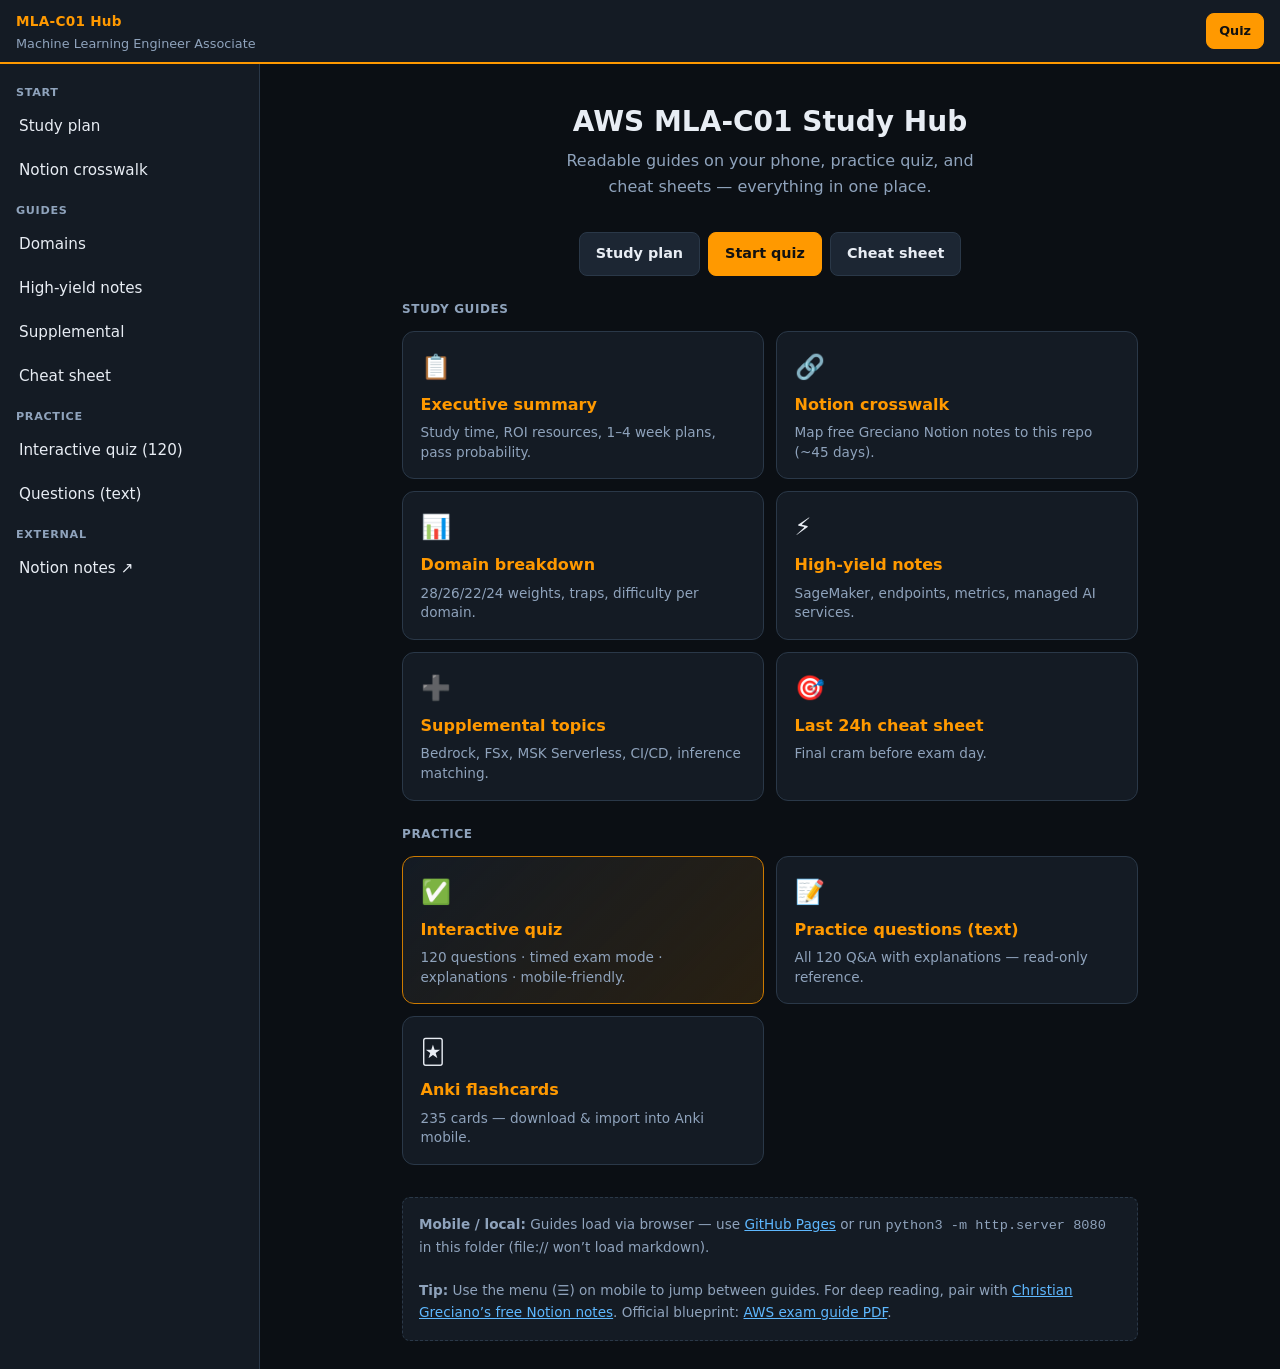
<file: index.html>
<!DOCTYPE html>
<html lang="en">
<head>
  <meta charset="UTF-8" />
  <meta name="viewport" content="width=device-width, initial-scale=1, viewport-fit=cover" />
  <meta name="theme-color" content="#141b24" />
  <meta name="description" content="AWS MLA-C01 exam prep — study guides, quiz, and cheat sheets in one place." />
  <title>MLA-C01 Study Hub</title>
  <link rel="stylesheet" href="assets/site.css" />
</head>
<body data-page="home">
  <header class="site-header">
    <button type="button" class="nav-toggle" id="nav-toggle" aria-expanded="false" aria-controls="site-nav">
      <span class="sr-only">Open menu</span>
      <svg viewBox="0 0 24 24" fill="none" stroke="currentColor" stroke-width="2" aria-hidden="true">
        <path d="M4 6h16M4 12h16M4 18h16"/>
      </svg>
    </button>
    <div style="flex:1;min-width:0">
      <a href="index.html" class="site-logo">MLA-C01 Hub</a>
      <p class="subtitle">Machine Learning Engineer Associate</p>
    </div>
    <div class="header-actions">
      <a href="quiz.html" class="btn btn-primary btn-sm">Quiz</a>
    </div>
  </header>

  <div class="app-layout">
    <nav class="site-nav" id="site-nav" aria-label="Study resources">
      <div class="nav-section">Start</div>
      <a class="nav-link" href="learn.html?doc=01-executive-summary-and-study-plan.md">Study plan</a>
      <a class="nav-link" href="learn.html?doc=07-notion-study-crosswalk.md">Notion crosswalk</a>
      <div class="nav-section">Guides</div>
      <a class="nav-link" href="learn.html?doc=02-domain-breakdown.md">Domains</a>
      <a class="nav-link" href="learn.html?doc=03-high-yield-notes.md">High-yield notes</a>
      <a class="nav-link" href="learn.html?doc=08-supplemental-topics.md">Supplemental</a>
      <a class="nav-link" href="learn.html?doc=06-cheat-sheet-last-24h.md">Cheat sheet</a>
      <div class="nav-section">Practice</div>
      <a class="nav-link" href="quiz.html">Interactive quiz (120)</a>
      <a class="nav-link" href="learn.html?doc=05-practice-questions.md">Questions (text)</a>
      <div class="nav-section">External</div>
      <a class="nav-link" href="https://psychedelic-cuticle-e74.notion.site/AWS-Machine-Learning-Engineer-Associate-MLA-C01-19686c7395e780e1bab0eac37d0401a0" target="_blank" rel="noopener">Notion notes ↗</a>
    </nav>
    <div class="nav-overlay" id="nav-overlay"></div>

    <main class="main-content">
      <div class="home-hero">
        <h2>AWS MLA-C01 Study Hub</h2>
        <p>Readable guides on your phone, practice quiz, and cheat sheets — everything in one place.</p>
      </div>

      <div class="quick-actions">
        <a href="learn.html?doc=01-executive-summary-and-study-plan.md" class="btn">Study plan</a>
        <a href="quiz.html" class="btn btn-primary">Start quiz</a>
        <a href="learn.html?doc=06-cheat-sheet-last-24h.md" class="btn">Cheat sheet</a>
      </div>

      <p class="section-title">Study guides</p>
      <div class="card-grid">
        <a class="resource-card" href="learn.html?doc=01-executive-summary-and-study-plan.md">
          <span class="icon">📋</span>
          <h3>Executive summary</h3>
          <p>Study time, ROI resources, 1–4 week plans, pass probability.</p>
        </a>
        <a class="resource-card" href="learn.html?doc=07-notion-study-crosswalk.md">
          <span class="icon">🔗</span>
          <h3>Notion crosswalk</h3>
          <p>Map free Greciano Notion notes to this repo (~45 days).</p>
        </a>
        <a class="resource-card" href="learn.html?doc=02-domain-breakdown.md">
          <span class="icon">📊</span>
          <h3>Domain breakdown</h3>
          <p>28/26/22/24 weights, traps, difficulty per domain.</p>
        </a>
        <a class="resource-card" href="learn.html?doc=03-high-yield-notes.md">
          <span class="icon">⚡</span>
          <h3>High-yield notes</h3>
          <p>SageMaker, endpoints, metrics, managed AI services.</p>
        </a>
        <a class="resource-card" href="learn.html?doc=08-supplemental-topics.md">
          <span class="icon">➕</span>
          <h3>Supplemental topics</h3>
          <p>Bedrock, FSx, MSK Serverless, CI/CD, inference matching.</p>
        </a>
        <a class="resource-card" href="learn.html?doc=06-cheat-sheet-last-24h.md">
          <span class="icon">🎯</span>
          <h3>Last 24h cheat sheet</h3>
          <p>Final cram before exam day.</p>
        </a>
      </div>

      <p class="section-title">Practice</p>
      <div class="card-grid">
        <a class="resource-card featured" href="quiz.html">
          <span class="icon">✅</span>
          <h3>Interactive quiz</h3>
          <p>120 questions · timed exam mode · explanations · mobile-friendly.</p>
        </a>
        <a class="resource-card" href="learn.html?doc=05-practice-questions.md">
          <span class="icon">📝</span>
          <h3>Practice questions (text)</h3>
          <p>All 120 Q&A with explanations — read-only reference.</p>
        </a>
        <a class="resource-card" href="04-flashcards-anki.txt" download>
          <span class="icon">🃏</span>
          <h3>Anki flashcards</h3>
          <p>235 cards — download & import into Anki mobile.</p>
        </a>
      </div>

      <p class="external-note">
        <strong>Mobile / local:</strong> Guides load via browser — use
        <a href="https://pavikaa.github.io/mla-c01/">GitHub Pages</a> or run
        <code>python3 -m http.server 8080</code> in this folder (file:// won’t load markdown).<br><br>
        <strong>Tip:</strong> Use the menu (☰) on mobile to jump between guides. For deep reading, pair with
        <a href="https://psychedelic-cuticle-e74.notion.site/AWS-Machine-Learning-Engineer-Associate-MLA-C01-19686c7395e780e1bab0eac37d0401a0" target="_blank" rel="noopener">Christian Greciano’s free Notion notes</a>.
        Official blueprint:
        <a href="https://d1.awsstatic.com/training-and-certification/docs-machine-learning-engineer-associate/AWS-Certified-Machine-Learning-Engineer-Associate_Exam-Guide.pdf" target="_blank" rel="noopener">AWS exam guide PDF</a>.
      </p>
    </main>
  </div>

  <script src="assets/site.js"></script>
</body>
</html>
</file>
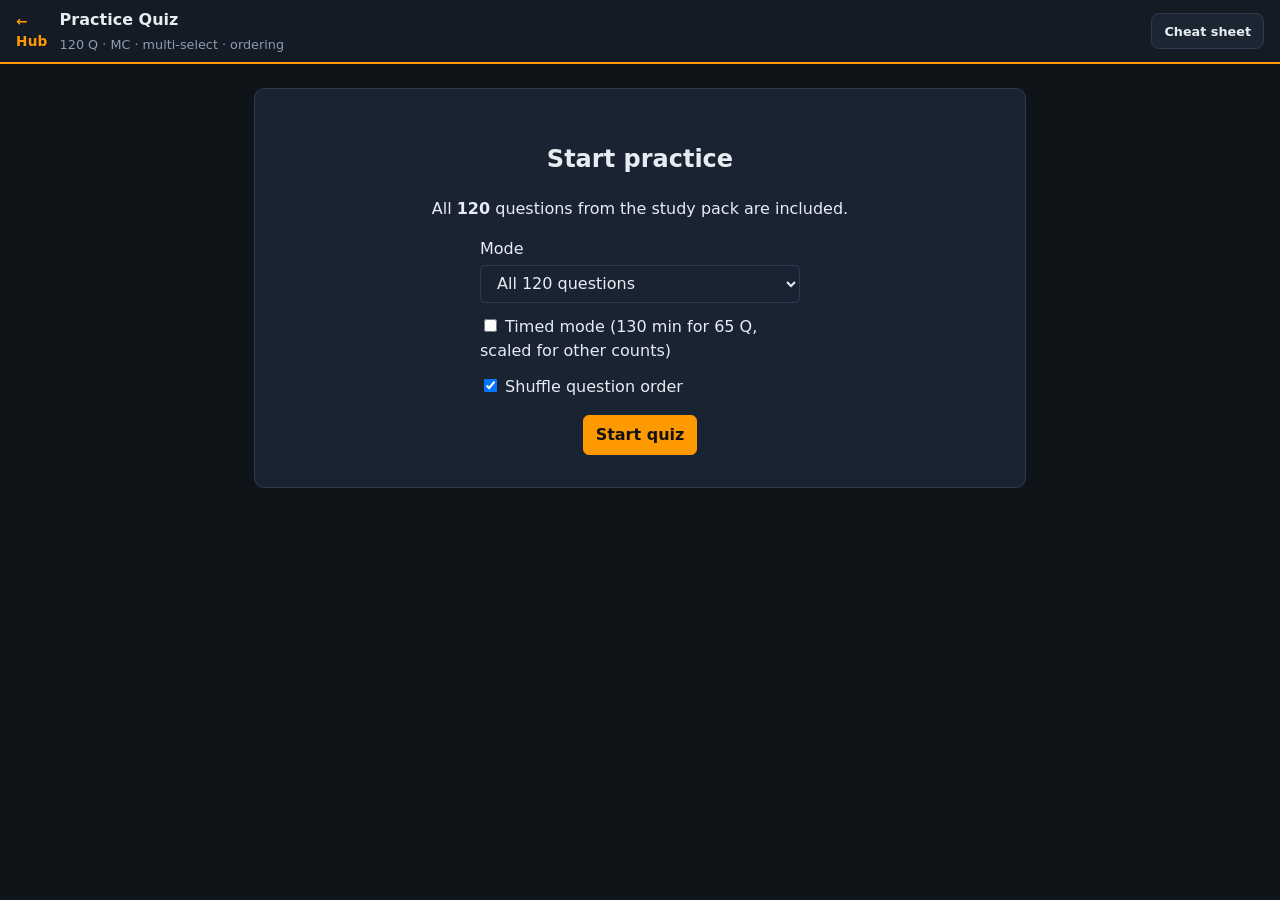
<file: quiz.html>
<!DOCTYPE html>
<html lang="en">
<head>
  <meta charset="UTF-8" />
  <meta name="viewport" content="width=device-width, initial-scale=1" />
  <title>MLA-C01 Practice Quiz</title>
  <link rel="stylesheet" href="assets/site.css" />
  <style>
    :root {
      --bg: #0f1419;
      --card: #1a2332;
      --border: #2d3a4f;
      --text: #e7ecf3;
      --muted: #8b9cb3;
      --accent: #ff9900;
      --accent2: #232f3e;
      --ok: #1d8a5e;
      --bad: #c44c4c;
    }
    * { box-sizing: border-box; }
    body {
      margin: 0;
      font-family: "Segoe UI", system-ui, sans-serif;
      background: var(--bg);
      color: var(--text);
      line-height: 1.5;
    }
    .toolbar {
      display: flex;
      flex-wrap: wrap;
      gap: 0.75rem;
      align-items: center;
      background: var(--accent2);
      border-bottom: 1px solid var(--border);
      position: sticky;
      top: var(--header-h, 3.25rem);
      z-index: 9;
    }
    select, button {
      font: inherit;
      padding: 0.45rem 0.75rem;
      border-radius: 6px;
      border: 1px solid var(--border);
      background: var(--card);
      color: var(--text);
      cursor: pointer;
    }
    button.primary { background: var(--accent); color: #111; border-color: var(--accent); font-weight: 600; }
    button:disabled { opacity: 0.5; cursor: not-allowed; }
    main { max-width: 820px; margin: 0 auto; padding: 1.5rem; }
    .card {
      background: var(--card);
      border: 1px solid var(--border);
      border-radius: 10px;
      padding: 1.25rem 1.5rem;
      margin-bottom: 1rem;
    }
    .meta { display: flex; gap: 0.5rem; flex-wrap: wrap; margin-bottom: 0.75rem; }
    .badge {
      font-size: 0.75rem;
      padding: 0.15rem 0.5rem;
      border-radius: 4px;
      background: var(--accent2);
      border: 1px solid var(--border);
    }
    .badge.domain { border-color: var(--accent); color: var(--accent); }
    .stem { font-size: 1.05rem; margin-bottom: 1rem; }
    .options { display: flex; flex-direction: column; gap: 0.5rem; }
    .opt {
      display: flex;
      align-items: flex-start;
      gap: 0.6rem;
      padding: 0.65rem 0.85rem;
      border: 1px solid var(--border);
      border-radius: 8px;
      cursor: pointer;
      transition: border-color 0.15s, background 0.15s;
    }
    .opt:hover { border-color: var(--accent); }
    .opt.selected { border-color: var(--accent); background: rgba(255,153,0,0.12); }
    .opt.correct { border-color: var(--ok); background: rgba(29,138,94,0.15); }
    .opt.incorrect { border-color: var(--bad); background: rgba(196,76,76,0.12); }
    .opt input { margin-top: 0.2rem; accent-color: var(--accent); }
    .order-list { list-style: none; padding: 0; margin: 0; }
    .order-item {
      display: flex;
      align-items: center;
      gap: 0.5rem;
      padding: 0.5rem;
      border: 1px solid var(--border);
      border-radius: 6px;
      margin-bottom: 0.4rem;
      background: var(--bg);
    }
    .match-row { margin-bottom: 0.75rem; }
    .match-row label { display: block; margin-bottom: 0.25rem; color: var(--muted); font-size: 0.9rem; }
    .match-row select { width: 100%; }
    .feedback {
      margin-top: 1rem;
      padding: 1rem;
      border-radius: 8px;
      border: 1px solid var(--border);
      display: none;
    }
    .feedback.show { display: block; }
    .feedback.ok { border-color: var(--ok); }
    .feedback.bad { border-color: var(--bad); }
    .feedback h4 { margin: 0 0 0.5rem; }
    .wrong-why { margin: 0.5rem 0 0; padding-left: 1rem; color: var(--muted); font-size: 0.9rem; }
    .nav { display: flex; justify-content: space-between; margin-top: 1rem; gap: 0.5rem; }
    .progress { height: 6px; background: var(--border); border-radius: 3px; margin: 0.5rem 0; overflow: hidden; }
    .progress-bar { height: 100%; background: var(--accent); transition: width 0.2s; }
    .hidden { display: none !important; }
    #start-screen, #results-screen { text-align: center; padding: 2rem 1rem; }
    #results-screen h2 { color: var(--accent); }
    .score-big { font-size: 2.5rem; font-weight: 700; margin: 0.5rem 0; }
    .timer { font-variant-numeric: tabular-nums; color: var(--accent); font-weight: 600; }
    a { color: var(--accent); }
  </style>
</head>
<body>
  <header class="site-header" style="border-bottom-width:2px">
    <a href="index.html" class="site-logo" style="flex:0">← Hub</a>
    <div style="flex:1;min-width:0">
      <h1 style="margin:0;font-size:1rem">Practice Quiz</h1>
      <p style="margin:0.2rem 0 0;color:var(--muted);font-size:0.8rem">120 Q · MC · multi-select · ordering</p>
    </div>
    <a href="learn.html?doc=06-cheat-sheet-last-24h.md" class="btn btn-sm">Cheat sheet</a>
  </header>
  <div class="toolbar" id="header-tools" style="display:none;max-width:820px;margin:0 auto;padding:0.5rem 1rem;gap:0.75rem;flex-wrap:wrap;align-items:center">
    <span class="timer" id="timer"></span>
    <span id="counter"></span>
    <div class="progress" style="flex:1;min-width:120px"><div class="progress-bar" id="progress-bar"></div></div>
  </div>
  <main>
    <div id="start-screen" class="card">
      <h2>Start practice</h2>
      <p>All <strong>120</strong> questions from the study pack are included.</p>
      <div style="display:flex;flex-direction:column;gap:0.75rem;max-width:320px;margin:1rem auto;text-align:left">
        <label>Mode
          <select id="mode-select" style="width:100%;margin-top:0.25rem">
            <option value="all">All 120 questions</option>
            <option value="exam">Exam simulation (65 random)</option>
            <option value="domain">By domain</option>
          </select>
        </label>
        <label id="domain-wrap" class="hidden">Domain
          <select id="domain-select" style="width:100%;margin-top:0.25rem">
            <option value="D1">D1 — Data Preparation</option>
            <option value="D2">D2 — Model Development</option>
            <option value="D3">D3 — Deployment</option>
            <option value="D4">D4 — Monitoring & Security</option>
            <option value="Cross">Cross / Exam meta</option>
          </select>
        </label>
        <label><input type="checkbox" id="timed-check" /> Timed mode (130 min for 65 Q, scaled for other counts)</label>
        <label><input type="checkbox" id="shuffle-check" checked /> Shuffle question order</label>
      </div>
      <button class="primary" id="start-btn">Start quiz</button>
    </div>
    <div id="quiz-screen" class="hidden">
      <div class="card" id="question-card"></div>
      <div class="nav">
        <button id="prev-btn">Previous</button>
        <button class="primary" id="check-btn">Check answer</button>
        <button id="next-btn" class="hidden">Next</button>
        <button id="finish-btn" class="hidden primary">See results</button>
      </div>
    </div>
    <div id="results-screen" class="hidden card">
      <h2>Results</h2>
      <div class="score-big" id="final-score"></div>
      <p id="final-detail"></p>
      <button class="primary" id="retry-btn">Try again</button>
      <button id="review-btn">Review incorrect</button>
    </div>
  </main>
  <script>
    const ALL_QUESTIONS = [{"id": 1, "domain": "D1", "type": "single", "stem": "A fintech stores 5 TB of transaction data in S3 as CSV. Training jobs read the same columns repeatedly. What is the MOST cost-effective format change to improve training I/O?", "options": {"A": "Convert to JSON lines", "B": "Convert to Apache Parquet", "C": "Store as Avro only in Kinesis", "D": "Duplicate data in DynamoDB"}, "correct": ["B"], "explanation": "Parquet is columnar and compressed, reducing scan cost and SageMaker training time for tabular ML.", "wrongWhy": {"A": "JSON is row-oriented and verbose for analytics.", "C": "Avro is valid but Parquet dominates S3 analytics ML.", "D": "DynamoDB wrong for bulk training scans."}}, {"id": 2, "domain": "D1", "type": "multi", "stem": "A company needs low-latency feature retrieval at inference AND batch features for nightly retraining. Which TWO capabilities should they implement? (Select TWO)", "options": {"A": "SageMaker Feature Store online store for real-time inference lookups", "B": "Amazon Athena as the sole feature serving layer", "C": "Amazon Kinesis Data Firehose to replace feature storage", "D": "SageMaker Feature Store offline store for batch training pipelines", "E": "AWS Glue DataBrew only, with no feature persistence layer"}, "correct": ["A", "D"], "explanation": "Feature Store online + offline stores give consistent features for inference and batch retraining—the canonical exam pattern.", "wrongWhy": {"B": "Athena queries data but is not a feature serving layer.", "C": "Firehose ingests streams, not feature management.", "E": "DataBrew prepares data but not serve features at inference."}}, {"id": 3, "domain": "D1", "type": "single", "stem": "A team must visually profile, clean, and transform data without writing Spark code. Which service should they choose?", "options": {"A": "AWS Glue DataBrew", "B": "AWS Batch", "C": "Amazon EMR only", "D": "AWS Lambda exclusively"}, "correct": ["A"], "explanation": "DataBrew is the visual data preparation service.", "wrongWhy": {"B": "Batch runs jobs but no visual prep.", "C": "EMR needs Spark coding.", "D": "Lambda limited for large transforms."}}, {"id": 4, "domain": "D1", "type": "single", "stem": "Before training a credit model, engineers must detect if one demographic has disproportionately fewer positive labels. Which metric/tool pair is appropriate?", "options": {"A": "RMSE with Debugger", "B": "Difference in Proportions of Labels (DPL) with SageMaker Clarify", "C": "ROC-AUC with Model Monitor", "D": "RMSE with Ground Truth"}, "correct": ["B"], "explanation": "DPL is a pre-training bias metric; Clarify detects label proportion bias.", "wrongWhy": {"A": "RMSE is regression metric.", "C": "Model Monitor is post-deployment.", "D": "Ground Truth labels data."}}, {"id": 5, "domain": "D1", "type": "single", "stem": "Real-time clickstream events must be ingested for feature computation with custom consumers. Which service?", "options": {"A": "Kinesis Data Firehose", "B": "Kinesis Data Streams", "C": "AWS DataSync", "D": "Amazon SQS only"}, "correct": ["B"], "explanation": "Streams allows custom real-time consumers; Firehose is fully managed delivery.", "wrongWhy": {"A": "Firehose not for custom consumer logic.", "C": "DataSync is migration.", "D": "SQS not primary stream ingest."}}, {"id": 6, "domain": "D1", "type": "single", "stem": "A healthcare company must identify PHI in S3 buckets automatically. Which service?", "options": {"A": "AWS Macie", "B": "Amazon Rekognition", "C": "AWS WAF", "D": "Amazon GuardDuty"}, "correct": ["A"], "explanation": "Macie discovers sensitive data including PII/PHI patterns in S3.", "wrongWhy": {"B": "Rekognition is vision.", "C": "WAF protects web apps.", "D": "GuardDuty is threat detection."}}, {"id": 7, "domain": "D1", "type": "ordering", "stem": "A team prepares raw CSV data in Amazon S3 for SageMaker training. Place the steps in the correct order.", "options": {"1": "Register features in SageMaker Feature Store", "2": "Ingest and validate schema", "3": "Split into train/validation/test sets", "4": "Transform data and engineer features"}, "correct": ["2", "4", "3", "1"], "explanation": "Ingest and validate first, then transform, split, and optionally register features for reuse.", "wrongWhy": {}}, {"id": 8, "domain": "D1", "type": "single", "stem": "A labeling project needs human annotators with workflow quality control for image bounding boxes. Best choice?", "options": {"A": "SageMaker Ground Truth", "B": "Amazon Polly", "C": "Amazon Translate", "D": "AWS CloudFormation"}, "correct": ["A"], "explanation": "Ground Truth manages labeling workflows at scale.", "wrongWhy": {"B": "Polly is text-to-speech.", "C": "Translate is language.", "D": "CloudFormation is IaC."}}, {"id": 9, "domain": "D1", "type": "single", "stem": "Class imbalance causes poor recall on minority class. Which approach is MOST appropriate?", "options": {"A": "Use accuracy as sole metric", "B": "Apply stratified sampling and consider oversampling/SMOTE-class techniques", "C": "Remove minority class", "D": "Disable validation"}, "correct": ["B"], "explanation": "Stratified splits and resampling address imbalance; accuracy alone misleads.", "wrongWhy": {"A": "Accuracy misleading.", "C": "Removes critical class.", "D": "Validation required."}}, {"id": 10, "domain": "D1", "type": "single", "stem": "Training data must be mounted with POSIX semantics across multiple training instances. Which storage?", "options": {"A": "Amazon S3 standard", "B": "Amazon EFS", "C": "Amazon Glacier", "D": "AWS Snowball Edge only"}, "correct": ["B"], "explanation": "EFS provides shared POSIX file system for multi-node training.", "wrongWhy": {"A": "S3 object not POSIX mount.", "C": "Glacier archival.", "D": "Snowball migration device."}}, {"id": 11, "domain": "D1", "type": "single", "stem": "Which service helps validate data quality rules in ML pipelines?", "options": {"A": "AWS Glue Data Quality", "B": "Amazon Macie", "C": "AWS CloudTrail", "D": "Amazon Rekognition"}, "correct": ["A"], "explanation": "Validating rules on datasets in pipelines", "wrongWhy": {"B": "Macie finds sensitive data, not pipeline quality rules.", "C": "CloudTrail audits API calls.", "D": "Rekognition is computer vision."}}, {"id": 12, "domain": "D1", "type": "single", "stem": "A team must combine batch data from Amazon RDS and Amazon S3 for ETL at scale. Best approach?", "options": {"A": "Amazon Athena only", "B": "AWS Glue or Amazon EMR with Spark", "C": "Amazon SNS", "D": "AWS Lambda only"}, "correct": ["B"], "explanation": "AWS Glue or EMR Spark", "wrongWhy": {"A": "Athena queries but does not orchestrate large multi-source ETL.", "C": "SNS is messaging.", "D": "Lambda alone is poor for large batch ETL."}}, {"id": 13, "domain": "D1", "type": "single", "stem": "ML model artifacts in S3 must use customer-managed encryption keys. What should you configure?", "options": {"A": "SSE-S3 only", "B": "Public bucket ACL", "C": "SSE-KMS with CMK", "D": "Disable encryption"}, "correct": ["C"], "explanation": "SSE-KMS", "wrongWhy": {"A": "SSE-S3 does not use customer-managed KMS CMK.", "B": "Public buckets violate security best practices.", "D": "Encryption required for compliance scenarios."}}, {"id": 14, "domain": "D1", "type": "multi", "stem": "Select TWO services suitable for streaming ETL into Amazon S3 (Select TWO).", "options": {"A": "Amazon Kinesis Data Firehose", "B": "Amazon S3 Glacier", "C": "Amazon Managed Service for Apache Flink", "D": "Amazon Route 53", "E": "AWS Snowball"}, "correct": ["A", "C"], "explanation": "Firehose delivers streams to S3; Managed Flink processes streams with stateful ETL.", "wrongWhy": {"B": "Glacier is archival.", "D": "Route 53 is DNS.", "E": "Snowball is offline migration."}}, {"id": 15, "domain": "D1", "type": "single", "stem": "A fraud model flags many uncertain predictions. How reduce labeling cost while keeping quality?", "options": {"A": "Delete all uncertain predictions", "B": "Train without labels", "C": "Disable model monitoring", "D": "Amazon Augmented AI (A2I) human review loops"}, "correct": ["D"], "explanation": "Amazon A2I human review loops", "wrongWhy": {"A": "Throws away valuable edge cases.", "B": "Supervised problems need labels.", "C": "Monitoring does not solve labeling."}}, {"id": 16, "domain": "D2", "type": "single", "stem": "A data scientist needs to run hundreds of training jobs to find optimal hyperparameters using Bayesian optimization. Which SageMaker capability should they use?", "options": {"A": "SageMaker Automatic Model Tuning (AMT)", "B": "SageMaker Autopilot", "C": "SageMaker Model Monitor", "D": "SageMaker Ground Truth"}, "correct": ["A"], "explanation": "AMT performs hyperparameter optimization with Bayesian search and early stopping.", "wrongWhy": {"B": "Autopilot automates end-to-end model building, not tuning your existing estimator.", "C": "Model Monitor watches production endpoints.", "D": "Ground Truth is for labeling data."}}, {"id": 17, "domain": "D2", "type": "single", "stem": "During training, loss stops improving and Debugger reports vanishing gradients. Which service helped detect this issue?", "options": {"A": "SageMaker Model Monitor", "B": "SageMaker Debugger", "C": "AWS CloudTrail", "D": "Amazon Macie"}, "correct": ["B"], "explanation": "Debugger captures tensors and applies rules for convergence problems.", "wrongWhy": {"A": "Model Monitor is for production inference.", "C": "CloudTrail logs API activity.", "D": "Macie finds sensitive data in S3."}}, {"id": 18, "domain": "D2", "type": "single", "stem": "A startup needs to detect objects in images via API without building custom CV models or managing training infrastructure. What should they use?", "options": {"A": "Train Image Classification built-in algorithm from scratch", "B": "Amazon SageMaker Data Wrangler", "C": "Amazon Rekognition", "D": "AWS Glue DataBrew"}, "correct": ["C"], "explanation": "Rekognition provides pre-built computer vision APIs.", "wrongWhy": {"A": "Requires ML expertise and training ops.", "B": "Data prep tool, not inference API.", "D": "Visual ETL, not image detection API."}}, {"id": 19, "domain": "D2", "type": "single", "stem": "An enterprise requires versioned model artifacts and manual approval before any model reaches production endpoints. Which feature addresses this?", "options": {"A": "SageMaker Experiments only", "B": "Amazon S3 versioning alone", "C": "AWS CodeDeploy", "D": "SageMaker Model Registry"}, "correct": ["D"], "explanation": "Model Registry tracks versions, metadata, and approval status for deployment governance.", "wrongWhy": {"A": "Experiments track trials but not formal approval workflow.", "B": "S3 versioning lacks ML approval workflow.", "C": "CodeDeploy deploys applications, not ML registry governance."}}, {"id": 20, "domain": "D2", "type": "single", "stem": "A fraud detection model has 0.5% positive class rate. Which evaluation metrics should the team prioritize?", "options": {"A": "F1 score, precision, and recall", "B": "Accuracy only", "C": "RMSE and MAE", "D": "R-squared"}, "correct": ["A"], "explanation": "Imbalanced classification requires precision/recall/F1, not accuracy alone.", "wrongWhy": {"B": "Accuracy is misleading with extreme imbalance.", "C": "Regression metrics for classification.", "D": "R-squared is for regression."}}, {"id": 21, "domain": "D2", "type": "multi", "stem": "A team needs foundation-model text generation with minimal ML infrastructure operations. Select TWO.", "options": {"A": "Train GPT from scratch on EC2", "B": "Amazon Bedrock", "C": "Amazon SageMaker JumpStart foundation models", "D": "AWS Snowcone", "E": "Amazon EBS snapshots"}, "correct": ["B", "C"], "explanation": "Bedrock and JumpStart provide FMs without building training clusters from scratch.", "wrongWhy": {"A": "High ops and cost.", "D": "Edge migration device.", "E": "Block storage snapshots unrelated."}}, {"id": 22, "domain": "D2", "type": "single", "stem": "A bank wants to evaluate a new fraud model against the current production model without sending the new model's predictions to customers. What deployment pattern should they use?", "options": {"A": "Replace production variant with 100% traffic immediately", "B": "Add a shadow variant that receives copied inference requests", "C": "Delete the production endpoint", "D": "Use Batch Transform only"}, "correct": ["B"], "explanation": "Shadow variants process duplicate traffic without affecting live responses.", "wrongWhy": {"A": "Immediate cutover risks customer impact.", "C": "Removes serving capability.", "D": "Batch is offline, not live A/B comparison."}}, {"id": 23, "domain": "D2", "type": "single", "stem": "A team must train a custom PyTorch model on SageMaker and deploy it with a custom inference container. Which approach is required?", "options": {"A": "SageMaker Autopilot only", "B": "Built-in Linear Learner algorithm", "C": "Script mode with training code and an ECR inference image", "D": "Amazon Bedrock fine-tuning only"}, "correct": ["C"], "explanation": "Script mode (BYO framework) plus ECR container is the standard custom model path.", "wrongWhy": {"A": "Autopilot does not support arbitrary custom PyTorch.", "B": "Linear Learner is tabular built-in.", "D": "Bedrock is for foundation models, not arbitrary PyTorch."}}, {"id": 24, "domain": "D2", "type": "single", "stem": "A data scientist needs strong performance on large tabular classification datasets with minimal algorithm tuning. Which SageMaker built-in algorithm is often appropriate?", "options": {"A": "BlazingText", "B": "Object Detection", "C": "Seq2Seq", "D": "XGBoost"}, "correct": ["D"], "explanation": "XGBoost is the common built-in choice for tabular classification/regression at scale.", "wrongWhy": {"A": "BlazingText is for text.", "B": "Object Detection is for images.", "C": "Seq2Seq is for sequence generation."}}, {"id": 25, "domain": "D2", "type": "single", "stem": "Regulators require explaining which input features most influenced individual predictions from a SageMaker endpoint. Which tool should be used?", "options": {"A": "SageMaker Clarify with SHAP explanations", "B": "AWS CloudTrail", "C": "Amazon Athena", "D": "AWS Cost Explorer"}, "correct": ["A"], "explanation": "Clarify provides SHAP-based feature attributions for explainability.", "wrongWhy": {"B": "Audit logs, not model explanations.", "C": "SQL query service.", "D": "Cost analysis tool."}}, {"id": 26, "domain": "D2", "type": "single", "stem": "A model shows excellent training accuracy but poor validation performance. Which actions are MOST appropriate to reduce overfitting?", "options": {"A": "Remove the validation set", "B": "Apply regularization and gather more representative validation data", "C": "Increase model complexity only", "D": "Disable early stopping"}, "correct": ["B"], "explanation": "Regularization and better validation data address overfitting.", "wrongWhy": {"A": "Validation is essential.", "C": "More complexity worsens overfitting.", "D": "Early stopping helps prevent overfitting."}}, {"id": 27, "domain": "D2", "type": "single", "stem": "A company must extract entities and key phrases from support tickets without training custom NLP models. Which service should they choose?", "options": {"A": "Amazon Comprehend", "B": "Amazon Rekognition", "C": "SageMaker Neo", "D": "Amazon Kinesis Data Streams"}, "correct": ["A"], "explanation": "Comprehend provides managed NLP entity and phrase extraction.", "wrongWhy": {"B": "Vision service.", "C": "Neo compiles models for edge.", "D": "Streaming ingestion."}}, {"id": 28, "domain": "D2", "type": "single", "stem": "What is the PRIMARY difference between SageMaker Autopilot and SageMaker Automatic Model Tuning (AMT)?", "options": {"A": "AMT only works with images", "B": "Autopilot requires manual endpoint creation only", "C": "They are identical services", "D": "Autopilot automates end-to-end model building; AMT tunes hyperparameters of your chosen estimator"}, "correct": ["D"], "explanation": "Autopilot is AutoML pipeline; AMT optimizes hyperparameters for an algorithm you specify.", "wrongWhy": {"A": "AMT works with many algorithms.", "B": "Autopilot can propose deployment steps.", "C": "Different purposes."}}, {"id": 29, "domain": "D3", "type": "single", "stem": "An application sends predictions sporadically (a few times per hour) and the team wants minimal instance fleet management with pay-per-inference pricing. Which deployment option is BEST?", "options": {"A": "SageMaker serverless inference", "B": "Real-time endpoint with 24/7 ml.g5.12xlarge instances", "C": "SageMaker Batch Transform on a schedule", "D": "Multi-AZ Amazon RDS"}, "correct": ["A"], "explanation": "Serverless inference scales to zero between requests and charges per invocation.", "wrongWhy": {"B": "Always-on instances are costly for sporadic traffic.", "C": "Batch is for bulk offline scoring, not interactive sporadic API calls.", "D": "RDS is a database, not model hosting."}}, {"id": 30, "domain": "D3", "type": "single", "stem": "A computer vision app uploads 100 GB image batches and can wait up to 24 hours for results using a queue-based pattern. Which inference approach fits BEST?", "options": {"A": "Real-time endpoint with auto scaling", "B": "Asynchronous SageMaker endpoint with S3 input/output", "C": "SageMaker serverless inference with 1 MB payload limit", "D": "Amazon API Gateway HTTP proxy only"}, "correct": ["B"], "explanation": "Async endpoints queue large payloads and write results to S3.", "wrongWhy": {"A": "Real-time is for low-latency steady traffic, not 100 GB batches.", "C": "Serverless has payload/memory limits.", "D": "API Gateway does not host models."}}, {"id": 31, "domain": "D3", "type": "single", "stem": "A retailer must score 10 million customer records nightly with no persistent inference endpoint. What should they use?", "options": {"A": "SageMaker real-time endpoint", "B": "Amazon Lex bot", "C": "SageMaker Batch Transform reading from and writing to S3", "D": "AWS Lambda with 15-minute timeout for each record individually"}, "correct": ["C"], "explanation": "Batch Transform processes large offline datasets without a standing endpoint.", "wrongWhy": {"A": "Real-time endpoints are for online inference.", "B": "Lex is conversational AI.", "D": "Lambda is not suited for bulk scoring millions of rows."}}, {"id": 32, "domain": "D3", "type": "single", "stem": "An MLOps team needs a native AWS DAG to chain data processing, training, evaluation, and conditional deployment steps with artifact caching. Which service should they use?", "options": {"A": "Amazon SNS", "B": "Amazon SQS", "C": "AWS Step Functions only without SageMaker integration", "D": "SageMaker Pipelines"}, "correct": ["D"], "explanation": "SageMaker Pipelines is the ML-native orchestration DAG on AWS.", "wrongWhy": {"A": "SNS is pub/sub notifications.", "B": "SQS is a message queue.", "C": "Step Functions can orchestrate but Pipelines is ML-first with step caching."}}, {"id": 33, "domain": "D3", "type": "single", "stem": "A team wants to shift a small percentage of live traffic to a new model variant before full rollout to limit blast radius. Which strategy matches this requirement?", "options": {"A": "Canary deployment with gradual traffic increase", "B": "Immediate blue/green cutover of 100% traffic day one", "C": "Delete the old model artifact from S3", "D": "Train a second model on unlabeled data only"}, "correct": ["A"], "explanation": "Canary gradually increases traffic to the new variant.", "wrongWhy": {"B": "Full immediate cutover is higher risk.", "C": "Deleting artifacts is not a traffic strategy.", "D": "Unlabeled-only training is unrelated."}}, {"id": 34, "domain": "D3", "type": "multi", "stem": "Select TWO resources commonly used to build and store container images for SageMaker custom inference (Select TWO).", "options": {"A": "Amazon ECR", "B": "AWS CodeBuild", "C": "Amazon S3 Glacier only", "D": "Amazon DynamoDB", "E": "Amazon Route 53"}, "correct": ["A", "B"], "explanation": "ECR stores container images; CodeBuild often builds and pushes images in CI/CD pipelines.", "wrongWhy": {"C": "Glacier not for container registry.", "D": "DynamoDB is NoSQL.", "E": "DNS service."}}, {"id": 35, "domain": "D3", "type": "single", "stem": "A manufacturer must compile and optimize an ML model to run on constrained edge devices with limited compute. Which SageMaker feature should they use?", "options": {"A": "SageMaker Ground Truth", "B": "SageMaker Neo", "C": "SageMaker Autopilot", "D": "Amazon Kendra"}, "correct": ["B"], "explanation": "Neo compiles models for edge deployment targets.", "wrongWhy": {"A": "Labeling service.", "C": "AutoML.", "D": "Enterprise search."}}, {"id": 36, "domain": "D3", "type": "single", "stem": "Before production launch, an team wants load tests and instance type recommendations for a new deep learning endpoint. Which tool should they use?", "options": {"A": "AWS Trusted Advisor only", "B": "Amazon Macie", "C": "SageMaker Inference Recommender", "D": "AWS Artifact compliance reports"}, "correct": ["C"], "explanation": "Inference Recommender runs load tests and suggests instance configurations.", "wrongWhy": {"A": "Trusted Advisor gives broad best practices, not model-specific load tests.", "B": "Macie is for data security.", "D": "Artifact provides compliance documents."}}, {"id": 37, "domain": "D3", "type": "single", "stem": "A company hosts dozens of small models that share similar latency profiles and wants to reduce costs by sharing GPU infrastructure on one endpoint. What should they deploy?", "options": {"A": "Separate real-time endpoint per model", "B": "Amazon S3 Glacier", "C": "AWS DataSync", "D": "SageMaker multi-model endpoint"}, "correct": ["D"], "explanation": "Multi-model endpoints host multiple models on shared inference instances.", "wrongWhy": {"A": "Many endpoints increase cost and ops.", "B": "Archival storage.", "C": "Data transfer service."}}, {"id": 38, "domain": "D3", "type": "single", "stem": "Developers push code to Git and need an automated workflow to build containers, run tests, and trigger SageMaker training when main branch updates. Which service orchestrates this?", "options": {"A": "AWS CodePipeline integrated with CodeBuild and SageMaker", "B": "Amazon CloudFront", "C": "AWS Snowball", "D": "Amazon ElastiCache"}, "correct": ["A"], "explanation": "CodePipeline orchestrates CI/CD stages including builds and SageMaker job triggers.", "wrongWhy": {"B": "CDN.", "C": "Offline data transfer.", "D": "In-memory cache."}}, {"id": 39, "domain": "D3", "type": "single", "stem": "Security policy requires SageMaker inference in private subnets with no direct internet access, using interface endpoints for AWS service traffic. What must be configured?", "options": {"A": "Public subnet endpoint with 0.0.0.0/0 security group", "B": "VPC configuration with private subnets, security groups, and VPC endpoints", "C": "Disable IAM entirely", "D": "Store models in a public S3 bucket"}, "correct": ["B"], "explanation": "VPC mode isolates endpoints; VPC endpoints allow private AWS API access.", "wrongWhy": {"A": "Violates private-only requirement.", "C": "IAM is required for SageMaker.", "D": "Public buckets violate security policy."}}, {"id": 40, "domain": "D3", "type": "single", "stem": "An enterprise already standardized on Apache Airflow DAGs and needs a managed AWS service to run them. Which option should they select?", "options": {"A": "Amazon MWAA (Managed Workflows for Apache Airflow)", "B": "Amazon SQS", "C": "Amazon SNS", "D": "AWS Amplify"}, "correct": ["A"], "explanation": "MWAA is the managed Airflow offering on AWS.", "wrongWhy": {"B": "Message queue.", "C": "Notifications.", "D": "Front-end hosting."}}, {"id": 41, "domain": "D4", "type": "single", "stem": "In production, input feature distributions drift compared to training baselines. Which SageMaker Model Monitor type should alert the team?", "options": {"A": "Model Monitor — data quality", "B": "AWS Budgets", "C": "Amazon Polly", "D": "AWS CloudFormation drift detection only"}, "correct": ["A"], "explanation": "Data quality monitoring compares live features to baseline statistics.", "wrongWhy": {"B": "Budgets track spend.", "C": "Text-to-speech.", "D": "CloudFormation drift is for infrastructure templates, not ML features."}}, {"id": 42, "domain": "D4", "type": "single", "stem": "Compliance requires an immutable record of who created or updated SageMaker endpoints and training jobs. Which service provides this?", "options": {"A": "AWS CloudTrail", "B": "Amazon CloudWatch metrics only", "C": "SageMaker Model Monitor", "D": "Amazon Personalize"}, "correct": ["A"], "explanation": "CloudTrail logs AWS API calls for audit.", "wrongWhy": {"B": "Metrics lack detailed API caller audit trail.", "C": "Monitors model quality in production.", "D": "Recommendation service."}}, {"id": 43, "domain": "D4", "type": "single", "stem": "Finance needs email alerts when total SageMaker spend exceeds $50,000 in a month. What should they configure?", "options": {"A": "SageMaker Debugger", "B": "AWS Budgets with cost alerts", "C": "Amazon GuardDuty", "D": "SageMaker Feature Store"}, "correct": ["B"], "explanation": "AWS Budgets supports threshold alerts on spend.", "wrongWhy": {"A": "Training debugger.", "C": "Threat detection.", "D": "Feature storage."}}, {"id": 44, "domain": "D4", "type": "single", "stem": "A SageMaker notebook must read only specific S3 prefixes and decrypt artifacts with a specific KMS key. What implements least privilege?", "options": {"A": "Attach AdministratorAccess to all users", "B": "Use a public S3 ACL", "C": "IAM execution role with scoped policies for S3 prefixes and KMS keys", "D": "Disable encryption"}, "correct": ["C"], "explanation": "Scoped IAM roles enforce least privilege for notebooks and jobs.", "wrongWhy": {"A": "AdministratorAccess violates least privilege.", "B": "Public ACLs are insecure.", "D": "Encryption should remain enabled."}}, {"id": 45, "domain": "D4", "type": "single", "stem": "When Model Monitor detects data drift beyond a threshold, an automated retraining pipeline must start. Which integration is MOST appropriate?", "options": {"A": "Manual weekly spreadsheet review", "B": "Amazon Rekognition", "C": "Disable Model Monitor", "D": "Amazon EventBridge rule triggering a SageMaker Pipeline"}, "correct": ["D"], "explanation": "EventBridge can react to Monitor alerts and invoke Pipelines.", "wrongWhy": {"A": "Not automated.", "B": "Unrelated vision API.", "C": "Removes detection capability."}}, {"id": 46, "domain": "D4", "type": "single", "stem": "Two model versions should receive 90% and 10% of live inference traffic on the same endpoint for comparison. How is this configured?", "options": {"A": "Production variant traffic weights", "B": "Delete the older model from ECR", "C": "Use S3 lifecycle policies", "D": "Enable S3 Transfer Acceleration"}, "correct": ["A"], "explanation": "Production variants support weighted traffic splits for A/B tests.", "wrongWhy": {"B": "Deleting images breaks rollback.", "C": "S3 lifecycle is storage tiering.", "D": "Transfer Acceleration is upload speed."}}, {"id": 47, "domain": "D4", "type": "multi", "stem": "Select TWO approaches to reduce SageMaker training cost while maintaining recoverability (Select TWO).", "options": {"A": "Managed Spot Training with S3 checkpointing", "B": "Always use largest On-Demand instance", "C": "Disable all logging", "D": "Use Spot Instances without checkpoints", "E": "Right-size instance family for workload"}, "correct": ["A", "E"], "explanation": "Spot + checkpoints saves money with fault tolerance; rightsizing avoids overpayment.", "wrongWhy": {"B": "Oversized instances waste money.", "C": "Logging needed for ops.", "D": "Spot without checkpoints loses progress on interrupt."}}, {"id": 48, "domain": "D4", "type": "single", "stem": "Operations needs dashboards and alarms when endpoint ModelLatency exceeds 500 ms. Which services should they use?", "options": {"A": "Amazon Macie", "B": "Amazon CloudWatch metrics and alarms", "C": "AWS Artifact", "D": "Amazon Translate"}, "correct": ["B"], "explanation": "CloudWatch captures SageMaker endpoint latency metrics and supports alarms.", "wrongWhy": {"A": "PII discovery.", "C": "Compliance documents.", "D": "Translation API."}}, {"id": 49, "domain": "D4", "type": "single", "stem": "FinOps must break down ML spending by cost center using resource tags across accounts. Which tool should they use?", "options": {"A": "SageMaker Debugger", "B": "Amazon Lex", "C": "AWS Cost Explorer with cost allocation tags", "D": "SageMaker Ground Truth"}, "correct": ["C"], "explanation": "Cost Explorer analyzes spend filtered by tags.", "wrongWhy": {"A": "Training debug tool.", "B": "Chatbot service.", "D": "Labeling."}}, {"id": 50, "domain": "D4", "type": "single", "stem": "An engineer enables SageMaker Model Monitor on an endpoint but no constraints trigger. What prerequisite is MOST likely missing?", "options": {"A": "A baseline dataset with statistics from training or prior production data", "B": "Public internet on the endpoint", "C": "Deleting CloudWatch logs", "D": "Disabling the execution role"}, "correct": ["A"], "explanation": "Model Monitor requires a baseline to compare production data against.", "wrongWhy": {"B": "Internet not required for baselines.", "C": "Logs help troubleshooting.", "D": "Execution role is required."}}, {"id": 51, "domain": "D1", "type": "single", "stem": "A startup merges daily clickstream from Kinesis with customer profiles in S3 Parquet using minimal custom code. Which service is BEST?", "options": {"A": "Amazon SNS", "B": "AWS Glue ETL job", "C": "Amazon Route 53", "D": "AWS WAF"}, "correct": ["B"], "explanation": "Glue provides serverless Spark ETL to join streaming/batch sources.", "wrongWhy": {"A": "Notifications only.", "C": "DNS.", "D": "Web firewall."}}, {"id": 52, "domain": "D1", "type": "single", "stem": "A data scientist builds visual data prep recipes and must export them into an automated SageMaker Pipeline. Which tool supports this workflow?", "options": {"A": "Amazon Athena", "B": "AWS CloudTrail", "C": "SageMaker Data Wrangler", "D": "Amazon Polly"}, "correct": ["C"], "explanation": "Data Wrangler exports recipes to Python or Pipeline steps.", "wrongWhy": {"A": "SQL queries only.", "B": "Audit logs.", "D": "Speech synthesis."}}, {"id": 53, "domain": "D1", "type": "single", "stem": "A multi-account data lake needs centralized table-level permissions and governance. Which service should be used?", "options": {"A": "Amazon API Gateway", "B": "Amazon CloudFront", "C": "AWS Lambda", "D": "AWS Lake Formation"}, "correct": ["D"], "explanation": "Lake Formation manages fine-grained data lake access.", "wrongWhy": {"A": "API management.", "B": "CDN.", "C": "Functions, not lake governance layer."}}, {"id": 54, "domain": "D1", "type": "multi", "stem": "Select TWO practices that help address selection bias before training (Select TWO).", "options": {"A": "Collect representative production samples", "B": "Use only the easiest examples", "C": "Stratified train/validation split", "D": "Remove all validation data", "E": "Disable random seed"}, "correct": ["A", "C"], "explanation": "Representative sampling and stratified splits reduce selection bias impact.", "wrongWhy": {"B": "Biases model further.", "D": "Validation required.", "E": "Seeds help reproducibility."}}, {"id": 55, "domain": "D2", "type": "single", "stem": "A housing price regression model must penalize large prediction errors more than small ones. Which metric is MOST appropriate?", "options": {"A": "Root Mean Square Error (RMSE)", "B": "Accuracy", "C": "F1 score", "D": "Top-5 categorical accuracy"}, "correct": ["A"], "explanation": "RMSE squares errors, penalizing large mistakes.", "wrongWhy": {"B": "Classification metric.", "C": "Classification metric.", "D": "Multi-class classification metric."}}, {"id": 56, "domain": "D2", "type": "single", "stem": "Training on a single GPU instance would take two weeks. The team wants to reduce wall-clock time using multiple GPUs across instances. What should they enable?", "options": {"A": "SageMaker distributed training", "B": "Amazon S3 Glacier archival", "C": "Disable checkpointing", "D": "Use only AWS Lambda"}, "correct": ["A"], "explanation": "SageMaker supports distributed data-parallel training across instances.", "wrongWhy": {"B": "Archival storage.", "C": "Checkpointing helps Spot recovery.", "D": "Lambda cannot run multi-week GPU training."}}, {"id": 57, "domain": "D2", "type": "single", "stem": "A mobile app needs speech-to-text with no model training or endpoint management by the app team. Which AWS service fits?", "options": {"A": "Amazon SageMaker Neo", "B": "Amazon Transcribe", "C": "Amazon Fraud Detector", "D": "AWS Outposts"}, "correct": ["B"], "explanation": "Transcribe is the managed speech-to-text API.", "wrongWhy": {"A": "Edge compilation.", "C": "Fraud ML service.", "D": "On-premises AWS hardware."}}, {"id": 58, "domain": "D2", "type": "single", "stem": "A team runs dozens of training trials with different hyperparameters and must compare metrics and artifacts centrally. Which SageMaker feature helps?", "options": {"A": "SageMaker Ground Truth", "B": "Amazon Macie", "C": "AWS Budgets", "D": "SageMaker Experiments"}, "correct": ["D"], "explanation": "Experiments organizes trials, parameters, and metrics.", "wrongWhy": {"A": "Labeling.", "B": "PII scanning.", "C": "Cost alerts."}}, {"id": 59, "domain": "D2", "type": "single", "stem": "Validation AUC stops improving for several epochs during training. Which built-in mechanism should stop training to save cost?", "options": {"A": "Early stopping based on validation metric plateau", "B": "Delete the training dataset", "C": "Disable automatic model tuning", "D": "Remove IAM roles"}, "correct": ["A"], "explanation": "Early stopping halts training when validation metrics plateau.", "wrongWhy": {"B": "Destroys training data.", "C": "AMT is separate from early stopping.", "D": "IAM is required."}}, {"id": 60, "domain": "D3", "type": "single", "stem": "An API requires steady p99 latency under 50 ms at thousands of requests per second. Which deployment is MOST appropriate?", "options": {"A": "SageMaker Batch Transform nightly", "B": "Real-time endpoint with auto scaling on appropriate instance types", "C": "SageMaker serverless inference only", "D": "AWS Snowball Edge"}, "correct": ["B"], "explanation": "Real-time provisioned endpoints with auto scaling meet strict low-latency SLAs.", "wrongWhy": {"A": "Batch is offline.", "C": "Serverless has cold start and concurrency limits.", "D": "Migration appliance."}}, {"id": 61, "domain": "D3", "type": "single", "stem": "Infrastructure engineers want to provision a SageMaker Studio domain using version-controlled templates integrated with their Git repo. Which tools are appropriate?", "options": {"A": "AWS CloudFormation or AWS CDK", "B": "Amazon Rekognition", "C": "Amazon Polly", "D": "AWS DeepRacer"}, "correct": ["A"], "explanation": "CloudFormation and CDK provide IaC for Studio and supporting resources.", "wrongWhy": {"B": "Vision API.", "C": "Speech.", "D": "Reinforcement learning toy car."}}, {"id": 62, "domain": "D3", "type": "single", "stem": "An application team deploys EC2-based services and needs blue/green deployments with traffic shifting at the application deployment layer. Which AWS service is designed for this?", "options": {"A": "SageMaker Model Monitor", "B": "Amazon S3 Intelligent-Tiering", "C": "AWS Glue DataBrew", "D": "AWS CodeDeploy"}, "correct": ["D"], "explanation": "CodeDeploy supports blue/green and in-place deployment patterns for compute.", "wrongWhy": {"A": "ML monitoring.", "B": "Storage class automation.", "C": "Data prep."}}, {"id": 63, "domain": "D3", "type": "single", "stem": "A retraining SageMaker Pipeline must run every Sunday at 2:00 AM UTC automatically. What should trigger it?", "options": {"A": "Amazon EventBridge scheduled rule", "B": "Manual console click only", "C": "Amazon CloudFront cache invalidation", "D": "AWS Artifact download"}, "correct": ["A"], "explanation": "EventBridge cron schedules automate Pipeline execution.", "wrongWhy": {"B": "Not automated.", "C": "CDN operation.", "D": "Compliance PDFs."}}, {"id": 64, "domain": "D3", "type": "matching", "stem": "Match each inference requirement to the most appropriate SageMaker deployment option.", "options": {"prompts": ["Steady low latency at high QPS", "Offline scoring of millions of historical records", "Intermittent traffic with minimal instance management"], "choices": ["Real-time endpoint with auto scaling", "Batch Transform", "Serverless inference"]}, "correct": ["Real-time endpoint with auto scaling", "Batch Transform", "Serverless inference"], "explanation": "Real-time for SLA; Batch for bulk offline; Serverless for bursty/intermittent.", "wrongWhy": {}}, {"id": 65, "domain": "D4", "type": "single", "stem": "Model Monitor reports increasing bias metrics across demographic facets compared to baseline. Which monitor type is this?", "options": {"A": "Data quality only", "B": "Bias drift monitoring", "C": "AWS Cost Explorer", "D": "S3 lifecycle transition"}, "correct": ["B"], "explanation": "Bias drift tracks fairness metric changes over time.", "wrongWhy": {"A": "Data quality tracks feature stats, not fairness facets.", "C": "Cost tool.", "D": "Storage policy."}}, {"id": 66, "domain": "D4", "type": "single", "stem": "Microservices around a SageMaker endpoint show high end-to-end latency and the team needs distributed tracing across calls. Which service should they enable?", "options": {"A": "AWS X-Ray", "B": "Amazon Macie", "C": "AWS Artifact", "D": "Amazon Mechanical Turk"}, "correct": ["A"], "explanation": "X-Ray traces requests across services.", "wrongWhy": {"B": "S3 security.", "C": "Compliance reports.", "D": "Crowd workforce."}}, {"id": 67, "domain": "D4", "type": "single", "stem": "Training jobs consistently use only 20% of provisioned CPU on ml.m5.4xlarge instances. Which AWS service recommends better instance choices?", "options": {"A": "Amazon Rekognition", "B": "Amazon Translate", "C": "Amazon Polly", "D": "AWS Compute Optimizer"}, "correct": ["D"], "explanation": "Compute Optimizer rightsizing recommendations use utilization history.", "wrongWhy": {"A": "Vision.", "B": "Translation.", "C": "Speech."}}, {"id": 68, "domain": "D4", "type": "single", "stem": "Security requires customer-managed keys for all model artifacts stored in Amazon S3. What encryption should be configured?", "options": {"A": "SSE-KMS with a customer managed key (CMK)", "B": "No encryption to improve performance", "C": "HTTP without TLS for internal traffic only", "D": "Public-read ACL on the bucket"}, "correct": ["A"], "explanation": "SSE-KMS with CMK meets customer-managed encryption requirements.", "wrongWhy": {"B": "Violates policy.", "C": "TLS required in transit.", "D": "Public ACL is insecure."}}, {"id": 69, "domain": "D4", "type": "single", "stem": "A model artifact bucket must never be accessible from the public internet. Which controls should be applied?", "options": {"A": "Enable anonymous read on bucket policy", "B": "S3 Block Public Access, bucket policy deny public principals, and least-privilege IAM", "C": "Share root account access keys with the team", "D": "Disable versioning"}, "correct": ["B"], "explanation": "Block Public Access plus restrictive policies and IAM prevent public exposure.", "wrongWhy": {"A": "Allows public access.", "C": "Root keys are a critical security risk.", "D": "Versioning aids recovery."}}, {"id": 70, "domain": "D1", "type": "single", "stem": "An analyst needs to run ad-hoc SQL queries directly on data stored in S3 without provisioning a cluster. Which service should they use?", "options": {"A": "Amazon EMR always-on cluster", "B": "Amazon Redshift provisioned warehouse only", "C": "Amazon Athena", "D": "AWS Snowmobile"}, "correct": ["C"], "explanation": "Athena is serverless SQL over S3.", "wrongWhy": {"A": "Cluster ops overhead.", "B": "Warehouse for sustained analytics workloads.", "D": "Exabyte-scale physical transfer."}}, {"id": 71, "domain": "D2", "type": "single", "stem": "An e-commerce site needs real-time product recommendations without building custom collaborative filtering infrastructure. Which service fits?", "options": {"A": "Amazon Personalize", "B": "Amazon Textract", "C": "AWS Glue Data Quality", "D": "Amazon Macie"}, "correct": ["A"], "explanation": "Personalize provides real-time recommendation campaigns.", "wrongWhy": {"B": "Document OCR.", "C": "Data validation rules.", "D": "PII discovery."}}, {"id": 72, "domain": "D2", "type": "single", "stem": "A insurance firm must extract tables and text from scanned PDF claim forms automatically. Which service should they use?", "options": {"A": "Amazon Textract", "B": "Amazon Polly", "C": "Amazon Kendra", "D": "AWS DeepRacer"}, "correct": ["A"], "explanation": "Textract extracts text and structured data from documents.", "wrongWhy": {"B": "Speech output.", "C": "Enterprise search.", "D": "RL toy."}}, {"id": 73, "domain": "D3", "type": "single", "stem": "Lightweight event-driven preprocessing (thumbnail generation, JSON validation) must run when objects land in S3. What is the BEST fit?", "options": {"A": "SageMaker multi-GPU training cluster", "B": "AWS Lambda triggered by S3 events", "C": "Amazon Redshift Spectrum only", "D": "SageMaker Batch Transform"}, "correct": ["B"], "explanation": "Lambda handles small event-driven transforms efficiently.", "wrongWhy": {"A": "Overkill for light preprocessing.", "C": "Analytics SQL engine.", "D": "Bulk batch scoring."}}, {"id": 74, "domain": "D3", "type": "single", "stem": "A BERT model requires GPU inference 24/7 at high throughput with predictable latency. Why is AWS Lambda a poor choice?", "options": {"A": "Lambda cannot meet sustained GPU inference and memory needs for large transformers", "B": "Lambda is always cheaper for GPU workloads", "C": "Lambda automatically scales GPU memory to 2 TB", "D": "Lambda hosts multi-model endpoints natively"}, "correct": ["A"], "explanation": "Lambda has limits on duration, memory, and no GPU; real-time GPU endpoints are appropriate.", "wrongWhy": {"B": "GPU inference at scale is not Lambda's strength.", "C": "Lambda memory cap is far below 2 TB and no GPU.", "D": "Multi-model endpoints are SageMaker feature."}}, {"id": 75, "domain": "D4", "type": "single", "stem": "Engineers need to search application inference logs for ERROR patterns and stack traces. Which service should they use?", "options": {"A": "AWS CloudTrail only", "B": "Amazon S3 Glacier", "C": "Amazon Route 53", "D": "Amazon CloudWatch Logs (and Logs Insights)"}, "correct": ["D"], "explanation": "CloudWatch Logs stores and queries application log data.", "wrongWhy": {"A": "CloudTrail is API audit, not app log search.", "B": "Archival.", "C": "DNS."}}, {"id": 76, "domain": "D1", "type": "single", "stem": "Streaming data must be delivered near-real-time to Amazon S3 and Amazon Redshift without writing custom consumers. Which service is appropriate?", "options": {"A": "Amazon Kinesis Data Firehose", "B": "AWS Snowball", "C": "Amazon EBS snapshots", "D": "AWS Artifact"}, "correct": ["A"], "explanation": "Firehose is fully managed delivery to S3, Redshift, OpenSearch, etc.", "wrongWhy": {"B": "Offline transfer.", "C": "Block storage backup.", "D": "Compliance downloads."}}, {"id": 77, "domain": "D2", "type": "single", "stem": "A classification model has high precision but low recall. What does this typically indicate?", "options": {"A": "The model always predicts the majority class", "B": "Among positive predictions, many are wrong (false positives) relative to missed positives", "C": "RMSE is zero", "D": "The dataset has no labels"}, "correct": ["B"], "explanation": "High precision + low recall often means few false positives but many false negatives (missed positives).", "wrongWhy": {"A": "Describes high recall bias toward majority, not this pattern.", "C": "Regression metric.", "D": "Labels exist for supervised learning."}}, {"id": 78, "domain": "D2", "type": "single", "stem": "A data science team combines multiple models' predictions to improve overall accuracy. Which technique are they using?", "options": {"A": "Model ensembling (stacking/boosting/bagging)", "B": "S3 lifecycle expiration", "C": "VPC peering", "D": "IAM password rotation"}, "correct": ["A"], "explanation": "Ensembling merges models to improve performance.", "wrongWhy": {"B": "Storage management.", "C": "Networking.", "D": "Identity hygiene unrelated."}}, {"id": 79, "domain": "D3", "type": "single", "stem": "A SageMaker Pipeline should deploy to production only if validation accuracy exceeds 0.80; otherwise it must stop. How is this implemented?", "options": {"A": "Unconditional Deploy step always", "B": "Delete the training data", "C": "Disable Model Registry", "D": "Conditional pipeline step based on metric threshold"}, "correct": ["D"], "explanation": "Pipelines support conditional steps on property values like accuracy.", "wrongWhy": {"A": "Ignores quality gate.", "B": "Destroys data.", "C": "Registry supports governance."}}, {"id": 80, "domain": "D4", "type": "single", "stem": "A new AWS account wants automated checks for over-provisioned EC2 and idle resources related to ML workloads. Which service provides these recommendations?", "options": {"A": "AWS Trusted Advisor", "B": "Amazon Polly", "C": "Amazon Lex", "D": "AWS DeepRacer"}, "correct": ["A"], "explanation": "Trusted Advisor flags cost and performance improvements.", "wrongWhy": {"B": "Speech.", "C": "Chatbot.", "D": "RL game."}}, {"id": 81, "domain": "D1", "type": "single", "stem": "Case study: A bank loads daily Parquet into S3 for ML features and must scan for GDPR-related PII before loading into Feature Store. What is the FIRST step?", "options": {"A": "Deploy endpoint before any data checks", "B": "Run Amazon Macie to discover sensitive data, then transform/redact as needed", "C": "Disable all encryption", "D": "Make the bucket public for faster ingestion"}, "correct": ["B"], "explanation": "Macie discovers PII; remediation occurs before Feature Store ingestion.", "wrongWhy": {"A": "Skips compliance.", "C": "Weakens security.", "D": "Public bucket violates policy."}}, {"id": 82, "domain": "D2", "type": "single", "stem": "Case study: A startup needs a generative chatbot quickly without managing training clusters. Which service is MOST appropriate?", "options": {"A": "Train a transformer from scratch on Spot CPUs only", "B": "Amazon S3 Glacier Deep Archive", "C": "Amazon Bedrock foundation models", "D": "AWS Snowball Edge"}, "correct": ["C"], "explanation": "Bedrock exposes FMs via API with minimal infrastructure.", "wrongWhy": {"A": "Slow and ops-heavy.", "B": "Archival storage.", "D": "Edge transfer device."}}, {"id": 83, "domain": "D3", "type": "single", "stem": "Case study: A mobile app sends user batches twice per day for churn scoring; latency of several hours is acceptable. Which inference pattern fits?", "options": {"A": "Real-time endpoint with auto scaling", "B": "SageMaker serverless for sub-10ms latency", "C": "Amazon Lex", "D": "SageMaker Batch Transform"}, "correct": ["D"], "explanation": "Batch Transform handles periodic bulk scoring without online endpoints.", "wrongWhy": {"A": "Unnecessary cost for twice-daily batch.", "B": "Serverless still online API model.", "C": "Conversational bot."}}, {"id": 84, "domain": "D4", "type": "single", "stem": "Case study: Model accuracy drops after a marketing campaign changes the customer mix in production data. What should the MLOps team do FIRST?", "options": {"A": "Detect data drift, investigate features, and trigger retraining pipeline if needed", "B": "Delete CloudWatch logs", "C": "Remove Model Monitor baselines", "D": "Turn off encryption"}, "correct": ["A"], "explanation": "Distribution shift is data drift; Monitor + retrain is the operational response.", "wrongWhy": {"B": "Removes observability.", "C": "Baselines required for Monitor.", "D": "Security regression."}}, {"id": 85, "domain": "D1", "type": "single", "stem": "A categorical column has 10,000 unique values. Why might one-hot encoding be problematic?", "options": {"A": "It creates a very high-dimensional sparse feature space", "B": "It always improves GPU utilization", "C": "It is required for all SageMaker built-in algorithms", "D": "It encrypts data at rest"}, "correct": ["A"], "explanation": "High cardinality one-hot explodes dimensionality and sparsity.", "wrongWhy": {"B": "Unrelated to encoding choice.", "C": "Not always required; embeddings or hashing may be better.", "D": "Encoding is not encryption."}}, {"id": 86, "domain": "D2", "type": "single", "stem": "L2 regularization in a neural network primarily helps prevent which problem?", "options": {"A": "Large weights contributing to overfitting", "B": "S3 transfer failures", "C": "VPC DNS resolution", "D": "Kinesis shard throttling"}, "correct": ["A"], "explanation": "L2 (weight decay) penalizes large weights to reduce overfitting.", "wrongWhy": {"B": "Network/storage issue.", "C": "Networking.", "D": "Streaming limits."}}, {"id": 87, "domain": "D3", "type": "single", "stem": "A CI/CD pipeline blocks deployment when ECR image vulnerability scanning fails. Why is this a best practice?", "options": {"A": "It slows releases unnecessarily without benefit", "B": "It guarantees higher AWS bills only", "C": "It prevents known-vulnerable containers from reaching production", "D": "It replaces IAM entirely"}, "correct": ["C"], "explanation": "Image scanning enforces security compliance before deploy.", "wrongWhy": {"A": "Security benefit outweighs delay.", "B": "Not about billing.", "D": "IAM still required."}}, {"id": 88, "domain": "D4", "type": "single", "stem": "A team runs steady SageMaker training and inference year-round. Which purchasing option can reduce compute cost with a spend commitment?", "options": {"A": "SageMaker Savings Plans or Compute Savings Plans", "B": "Delete all CloudWatch alarms", "C": "Use only Spot for real-time low-latency endpoints", "D": "Disable auto scaling on all endpoints"}, "correct": ["A"], "explanation": "Savings Plans provide discounted rates for consistent compute usage.", "wrongWhy": {"B": "Removes observability.", "C": "Spot unsuitable for strict latency SLAs.", "D": "Auto scaling optimizes cost and performance."}}, {"id": 89, "domain": "D1", "type": "single", "stem": "A labeling workflow needs to integrate a human workforce for custom tasks within SageMaker. Which approach is valid?", "options": {"A": "Use SageMaker Ground Truth with private or vendor workforce", "B": "Use only Amazon CloudFront", "C": "Label data by renaming S3 buckets", "D": "Use AWS Artifact for bounding boxes"}, "correct": ["A"], "explanation": "Ground Truth orchestrates labeling including Mechanical Turk or private workforces.", "wrongWhy": {"B": "CDN.", "C": "Bucket names are not labels.", "D": "Artifact is compliance documentation."}}, {"id": 90, "domain": "D2", "type": "single", "stem": "A data scientist visualizes true vs predicted classes across categories using color grids. Which artifact are they likely using?", "options": {"A": "S3 lifecycle policy", "B": "IAM policy simulator", "C": "Confusion matrix heat map", "D": "VPC flow logs only"}, "correct": ["C"], "explanation": "Heat maps visualize confusion matrices for classification evaluation.", "wrongWhy": {"A": "Storage management.", "B": "IAM testing tool.", "D": "Network traffic logs."}}, {"id": 91, "domain": "D3", "type": "single", "stem": "Endpoint auto scaling is configured with target invocations per instance. What problem does this policy address?", "options": {"A": "Growing request volume requiring more instances", "B": "Encrypting data at rest", "C": "Labeling images", "D": "Compiling models with Neo"}, "correct": ["A"], "explanation": "Scaling on invocations per instance adds capacity as traffic grows.", "wrongWhy": {"B": "Encryption separate concern.", "C": "Ground Truth task.", "D": "Neo compilation."}}, {"id": 92, "domain": "D4", "type": "single", "stem": "Business stakeholders need dashboards for model KPIs without writing SQL on raw logs. Which AWS service is appropriate?", "options": {"A": "Amazon QuickSight dashboards fed from metrics or datasets", "B": "AWS Snowball", "C": "Amazon Inspector", "D": "AWS DeepRacer"}, "correct": ["A"], "explanation": "QuickSight builds business-facing dashboards.", "wrongWhy": {"B": "Transfer appliance.", "C": "Vulnerability scanning.", "D": "RL game."}}, {"id": 93, "domain": "D2", "type": "single", "stem": "A team has limited labeled data for a task similar to a pre-trained model in JumpStart. What approach is MOST efficient?", "options": {"A": "Fine-tune the JumpStart pre-trained model", "B": "Train billions of parameters from random init on CPU", "C": "Delete validation data", "D": "Use only Batch Transform for training"}, "correct": ["A"], "explanation": "Fine-tuning transfer learns from pre-trained weights with fewer labels.", "wrongWhy": {"B": "Impractical and poor results.", "C": "Validation required.", "D": "Batch Transform is inference."}}, {"id": 94, "domain": "D3", "type": "single", "stem": "An architecture must coordinate Lambda preprocessing, a SageMaker Processing job, and SNS notification in sequence. Which service orchestrates this?", "options": {"A": "Amazon Macie", "B": "Amazon Polly", "C": "AWS Step Functions", "D": "Amazon Glacier"}, "correct": ["C"], "explanation": "Step Functions orchestrates multi-service workflows with state machines.", "wrongWhy": {"A": "PII service.", "B": "Speech.", "D": "Archival."}}, {"id": 95, "domain": "D4", "type": "single", "stem": "Compliance requires encryption of SageMaker training volumes and model artifacts at rest. Which service manages keys?", "options": {"A": "Amazon Route 53", "B": "Amazon API Gateway", "C": "Amazon CloudFront", "D": "AWS KMS integrated with SageMaker and S3"}, "correct": ["D"], "explanation": "KMS provides CMKs for encrypting EBS and S3 artifacts.", "wrongWhy": {"A": "DNS.", "B": "API management.", "C": "CDN."}}, {"id": 96, "domain": "D1", "type": "single", "stem": "Training I/O is bottlenecked on a single EBS volume attached to the training instance. Which EBS feature improves throughput?", "options": {"A": "Provisioned IOPS (io2) volumes sized for required IOPS", "B": "Disable encryption", "C": "Use S3 Glacier for active training input", "D": "Remove the training job"}, "correct": ["A"], "explanation": "Provisioned IOPS volumes deliver consistent high I/O for training.", "wrongWhy": {"B": "Security requirement often mandates encryption.", "C": "Glacier not for hot training data.", "D": "Does not fix I/O."}}, {"id": 97, "domain": "D2", "type": "single", "stem": "A model fine-tuned sequentially on new tasks forgets earlier tasks. This phenomenon is known as:", "options": {"A": "Catastrophic forgetting", "B": "S3 eventual consistency", "C": "VPC peering", "D": "Kinesis resharding"}, "correct": ["A"], "explanation": "Catastrophic forgetting occurs when new training overwrites prior task knowledge.", "wrongWhy": {"B": "Storage behavior.", "C": "Networking.", "D": "Stream scaling."}}, {"id": 98, "domain": "D3", "type": "single", "stem": "A company uses long-lived Git branches and merges to main trigger production ML pipelines. Which workflow concept does this describe?", "options": {"A": "GitFlow-style branching integrated with CI/CD triggers", "B": "Deleting all Git history", "C": "Storing models only in CloudTrail", "D": "Disabling version control"}, "correct": ["A"], "explanation": "GitFlow (or similar) defines branch policies that trigger pipelines on merge.", "wrongWhy": {"B": "Destroys history.", "C": "CloudTrail is audit logs.", "D": "Version control is essential."}}, {"id": 99, "domain": "D4", "type": "single", "stem": "A team hits the account limit for concurrent SageMaker training jobs. What is the appropriate resolution?", "options": {"A": "Request a service quota increase for SageMaker training jobs", "B": "Delete all IAM users", "C": "Disable CloudWatch", "D": "Use public S3 ACLs"}, "correct": ["A"], "explanation": "AWS Service Quotas can be increased via support/request console.", "wrongWhy": {"B": "Breaks access.", "C": "Removes monitoring.", "D": "Security violation."}}, {"id": 100, "domain": "Cross", "type": "single", "stem": "What is the minimum passing scaled score for the AWS Certified Machine Learning Engineer – Associate (MLA-C01) exam?", "options": {"A": "720", "B": "650", "C": "800", "D": "900"}, "correct": ["A"], "explanation": "AWS documents a passing score of 720 on the 100–1000 scale.", "wrongWhy": {"B": "Below official pass line.", "C": "Higher than required.", "D": "Perfect score not required."}}, {"id": 101, "domain": "D2", "type": "multi", "stem": "A worker pulls messages from Amazon SQS, calls Amazon Bedrock Titan Image Generator, and deletes processed messages. Select TWO required IAM permissions. (Select TWO)", "options": {"A": "sqs:ReceiveMessage and sqs:DeleteMessage on the queue", "B": "bedrock:InvokeModel on the model", "C": "sagemaker:CreateTrainingJob", "D": "ec2:TerminateInstances", "E": "cloudfront:CreateDistribution"}, "correct": ["A", "B"], "explanation": "Queue consumption needs ReceiveMessage/DeleteMessage; generation needs bedrock:InvokeModel.", "wrongWhy": {"C": "Training API not used at inference.", "D": "Unrelated.", "E": "CDN unrelated."}}, {"id": 102, "domain": "D1", "type": "single", "stem": "RAG over text files already in S3 requires semantic search with minimal custom vector infrastructure. Which solution has the LEAST operational overhead?", "options": {"A": "Amazon Kendra S3 connector or Bedrock Knowledge Base", "B": "Textract only", "C": "Athena SQL LIKE queries", "D": "AWS Snowball"}, "correct": ["A"], "explanation": "Kendra and Bedrock Knowledge Bases provide managed semantic retrieval.", "wrongWhy": {"B": "Textract extracts text, not semantic search.", "C": "SQL keyword match is not semantic RAG.", "D": "Migration appliance."}}, {"id": 103, "domain": "D1", "type": "single", "stem": "An ML engineer must run ETL to discover schema and store metadata in a central catalog with minimal manual effort. What should they use?", "options": {"A": "AWS Glue job with Glue Data Catalog", "B": "Amazon Macie only", "C": "Amazon CloudFront", "D": "AWS WAF"}, "correct": ["A"], "explanation": "Glue discovers schema and persists metadata in the Data Catalog.", "wrongWhy": {"B": "Macie finds sensitive data.", "C": "CDN.", "D": "Firewall."}}, {"id": 104, "domain": "D1", "type": "single", "stem": "A company needs near-real-time analytics on streams, Apache Kafka compatibility, and no broker cluster capacity planning. Which service fits?", "options": {"A": "Amazon MSK Serverless", "B": "Amazon S3 Glacier", "C": "AWS Snowcone", "D": "Amazon EBS snapshots"}, "correct": ["A"], "explanation": "MSK Serverless offers Kafka API without provisioning brokers.", "wrongWhy": {"B": "Archival.", "C": "Edge device.", "D": "Block storage backups."}}, {"id": 105, "domain": "D2", "type": "single", "stem": "Compliance prohibits SageMaker from collecting aggregated metadata from training jobs. What should the ML engineer configure?", "options": {"A": "Opt out of metadata tracking when submitting training jobs", "B": "Use only public S3 buckets", "C": "Disable VPC", "D": "Remove IAM roles"}, "correct": ["A"], "explanation": "Training jobs support metadata collection opt-out for compliance scenarios.", "wrongWhy": {"B": "Public buckets worsen security.", "C": "VPC unrelated to metadata collection flag.", "D": "IAM required."}}, {"id": 106, "domain": "D1", "type": "single", "stem": "6 TB of training data lives on Amazon FSx for ONTAP in the same VPC as SageMaker. How should the data be made accessible to training jobs?", "options": {"A": "Mount the FSx for ONTAP file system to the training instance", "B": "Email CSV files to support", "C": "Use only Amazon CloudWatch", "D": "Disable encryption"}, "correct": ["A"], "explanation": "FSx ONTAP provides POSIX mount for large shared training datasets in VPC.", "wrongWhy": {"B": "Not a data access pattern.", "C": "Monitoring service.", "D": "Encryption still required."}}, {"id": 107, "domain": "D2", "type": "single", "stem": "A neural network overfits (great training accuracy, poor validation). A colleague suggests removing all dropout layers. What is the BEST response?", "options": {"A": "Remove dropout and add more layers", "B": "Keep or add regularization such as dropout/L2 and use early stopping", "C": "Delete the validation set", "D": "Disable early stopping and train longer"}, "correct": ["B"], "explanation": "Dropout reduces overfitting; removing it worsens the problem. Regularization and early stopping help.", "wrongWhy": {"A": "More layers increases capacity/overfitting risk.", "C": "Validation required.", "D": "Longer training without guardrails increases overfitting."}}, {"id": 108, "domain": "D1", "type": "single", "stem": "Extract unique keywords from thousands of support documents with the LEAST operational overhead.", "options": {"A": "Custom NLTK on self-managed EC2 only", "B": "Manual spreadsheet review", "C": "Amazon Comprehend key phrase extraction", "D": "AWS CloudTrail"}, "correct": ["C"], "explanation": "Comprehend provides managed key phrase and entity APIs.", "wrongWhy": {"A": "High ops vs managed API.", "B": "Not scalable.", "D": "API audit logs."}}, {"id": 109, "domain": "D3", "type": "single", "stem": "SageMaker Studio must run in a corporate VPC without internet access to data planes. What is required?", "options": {"A": "Domain in VPC with appropriate interface VPC endpoints and security groups", "B": "Store all artifacts in public S3", "C": "Use root account access keys in notebooks", "D": "Disable CloudWatch"}, "correct": ["A"], "explanation": "VPC-only Studio uses private subnets and VPC endpoints for AWS services.", "wrongWhy": {"B": "Public storage violates policy.", "C": "Root keys forbidden.", "D": "Logging still needed."}}, {"id": 110, "domain": "D2", "type": "single", "stem": "5 TB mixed CSV/JSON/Parquet/text requires multi-hour NLP transforms in an automated multi-step pipeline. Which approach is MOST appropriate?", "options": {"A": "Single AWS Lambda function only", "B": "Manual copy to USB drives", "C": "SageMaker Pipelines with Processing steps (and/or Glue/EMR as needed)", "D": "Amazon Route 53 health checks"}, "correct": ["C"], "explanation": "Long multi-step automated ML workflows use SageMaker Pipelines; Lambda alone is insufficient at this scale/complexity.", "wrongWhy": {"A": "Lambda time/memory limits.", "B": "Not automated cloud pipeline.", "D": "DNS health checks."}}, {"id": 111, "domain": "D2", "type": "single", "stem": "Polynomial regression has many irrelevant high-order terms; coefficients should shrink to zero for unused terms. Which regularization is BEST?", "options": {"A": "L1 regularization", "B": "L2 regularization only", "C": "No regularization", "D": "Increase learning rate only"}, "correct": ["A"], "explanation": "L1 promotes sparsity, eliminating irrelevant coefficients.", "wrongWhy": {"B": "L2 shrinks but rarely zeroes coefficients.", "C": "Allows overfitting.", "D": "Does not address feature elimination."}}, {"id": 112, "domain": "D2", "type": "single", "stem": "Logistic regression with highly correlated features: eliminate redundant predictors. Which regularization is MOST appropriate?", "options": {"A": "L1 regularization (sparsity)", "B": "Disable all regularization", "C": "Use only S3 lifecycle", "D": "Increase batch size only"}, "correct": ["A"], "explanation": "Exam pattern: eliminate redundant predictors → L1 sparsity (L2 stabilizes correlated weights but keeps all features).", "wrongWhy": {"B": "Correlated features remain.", "C": "Unrelated.", "D": "Batch size does not remove features."}}, {"id": 113, "domain": "D3", "type": "single", "stem": "New training data uploaded to S3 should automatically invoke retraining and deployment via CI/CD. What is the FIRST step in the workflow?", "options": {"A": "S3 event notification to invoke CodePipeline or Lambda", "B": "S3 Lifecycle expiration rule only", "C": "Delete the Model Registry", "D": "Disable CloudTrail"}, "correct": ["A"], "explanation": "Event-driven pipelines start with S3 event notifications to orchestration.", "wrongWhy": {"B": "Lifecycle manages storage class, not ML CI/CD trigger.", "C": "Registry required for governance.", "D": "Audit needed."}}, {"id": 114, "domain": "D4", "type": "single", "stem": "A GenAI app must block toxic outputs and filter PII in model responses on AWS. Which Bedrock feature helps?", "options": {"A": "Bedrock Guardrails", "B": "Amazon Macie only", "C": "AWS Snowball", "D": "Amazon EBS"}, "correct": ["A"], "explanation": "Guardrails apply safety and privacy filters to Bedrock model output.", "wrongWhy": {"B": "Macie scans S3 data at rest, not live GenAI output filtering.", "C": "Transfer device.", "D": "Block storage."}}, {"id": 115, "domain": "D1", "type": "single", "stem": "MSK Provisioned vs MSK Serverless: when is Provisioned MORE appropriate?", "options": {"A": "When you need fine-grained broker sizing and Kafka version control at scale with predictable throughput", "B": "When you want zero Kafka compatibility", "C": "When you only need S3 archival", "D": "When you need DNS routing"}, "correct": ["A"], "explanation": "Provisioned clusters give control over broker capacity; Serverless for variable/ops-light Kafka.", "wrongWhy": {"B": "Both are Kafka-compatible.", "C": "Use Firehose/Glue for archival.", "D": "Route 53 unrelated."}}, {"id": 116, "domain": "D3", "type": "single", "stem": "After approval in Model Registry, a model must reach production with traffic shifting. What components are involved?", "options": {"A": "Approved model package + production variant on endpoint (possibly canary weights)", "B": "Delete all CloudWatch alarms", "C": "Public S3 ACL on artifacts", "D": "Disable IAM"}, "correct": ["A"], "explanation": "Registry approval gates promotion; endpoints use production variants for traffic.", "wrongWhy": {"B": "Monitoring required.", "C": "Insecure.", "D": "IAM required."}}, {"id": 117, "domain": "D2", "type": "single", "stem": "A team needs embeddings from Bedrock for RAG but wants AWS to manage chunking and retrieval orchestration. They should evaluate:", "options": {"A": "Bedrock Knowledge Bases", "B": "Amazon Polly", "C": "AWS DeepRacer", "D": "Amazon MQ only"}, "correct": ["A"], "explanation": "Knowledge Bases provide managed RAG ingestion, embedding, and retrieval for Bedrock.", "wrongWhy": {"B": "Speech synthesis.", "C": "RL toy.", "D": "Message broker not RAG."}}, {"id": 118, "domain": "D4", "type": "single", "stem": "Centralized table permissions across accounts for analytics on a data lake are required. Which service?", "options": {"A": "AWS Lake Formation", "B": "Amazon Rekognition", "C": "Amazon Transcribe", "D": "AWS DeepRacer"}, "correct": ["A"], "explanation": "Lake Formation manages fine-grained permissions on data lake tables.", "wrongWhy": {"B": "Vision.", "C": "Speech.", "D": "RL game."}}, {"id": 119, "domain": "D3", "type": "single", "stem": "Holiday flight promo inference: millions of users, seasonal spikes, minimal idle cost. Best endpoint type?", "options": {"A": "Serverless inference", "B": "Always-on ml.p4d.24xlarge real-time only", "C": "Batch only for live clicks", "D": "Amazon RDS read replica"}, "correct": ["A"], "explanation": "Spiky seasonal traffic fits serverless pay-per-use scaling.", "wrongWhy": {"B": "Expensive idle capacity.", "C": "Batch not for interactive promo clicks.", "D": "Database not inference."}}, {"id": 120, "domain": "D3", "type": "single", "stem": "Online image/audio stories for passengers: large media, processing may take minutes, near-real-time acceptable with queue. Best choice?", "options": {"A": "Asynchronous inference endpoint", "B": "Real-time CPU endpoint with 10ms SLA", "C": "SageMaker Ground Truth", "D": "AWS Budgets"}, "correct": ["A"], "explanation": "Async handles large payloads and queued long-running inference.", "wrongWhy": {"B": "Strict ms SLA wrong for minutes-long media jobs.", "C": "Labeling service.", "D": "Cost alerts."}}];

    let deck = [];
    let index = 0;
    let answers = {};
    let checked = {};
    let timerId = null;
    let timeLeft = 0;
    let reviewMode = false;

    const modeSelect = document.getElementById('mode-select');
    const domainWrap = document.getElementById('domain-wrap');
    modeSelect.addEventListener('change', () => {
      domainWrap.classList.toggle('hidden', modeSelect.value !== 'domain');
    });

    function shuffle(arr) {
      const a = [...arr];
      for (let i = a.length - 1; i > 0; i--) {
        const j = Math.floor(Math.random() * (i + 1));
        [a[i], a[j]] = [a[j], a[i]];
      }
      return a;
    }

    function buildDeck() {
      const mode = modeSelect.value;
      let list = [...ALL_QUESTIONS];
      if (mode === 'domain') {
        const d = document.getElementById('domain-select').value;
        list = list.filter(q => q.domain === d);
      } else if (mode === 'exam') {
        list = shuffle(list).slice(0, 65);
      }
      if (document.getElementById('shuffle-check').checked) list = shuffle(list);
      return list;
    }

    function formatTime(sec) {
      const m = Math.floor(sec / 60), s = sec % 60;
      return `${m}:${String(s).padStart(2,'0')}`;
    }

    function startTimer() {
      const n = deck.length;
      timeLeft = document.getElementById('timed-check').checked
        ? Math.round(130 * 60 * (n / 65)) : 0;
      const el = document.getElementById('timer');
      if (!timeLeft) { el.textContent = ''; return; }
      el.textContent = formatTime(timeLeft);
      timerId = setInterval(() => {
        timeLeft--;
        el.textContent = formatTime(timeLeft);
        if (timeLeft <= 0) { clearInterval(timerId); finishQuiz(); }
      }, 1000);
    }

    function getAnswer(q) {
      return answers[q.id];
    }

    function setAnswer(q, val) {
      answers[q.id] = val;
    }

    function renderQuestion() {
      const q = deck[index];
      const card = document.getElementById('question-card');
      const typeLabel = {single:'Single answer',multi:'Multi-select',ordering:'Ordering',matching:'Matching'}[q.type] || q.type;
      let body = '';
      if (q.type === 'ordering') {
        const order = getAnswer(q) || Object.keys(q.options);
        body = '<ol class="order-list" id="order-list">' + order.map((k, i) =>
          `<li class="order-item" data-key="${k}">
            <span>${i+1}.</span>
            <span style="flex:1">${q.options[k]}</span>
            <button type="button" class="up-btn">↑</button>
            <button type="button" class="dn-btn">↓</button>
          </li>`).join('') + '</ol><p style="color:var(--muted);font-size:0.85rem">Use arrows to order steps correctly.</p>';
      } else if (q.type === 'matching') {
        const prompts = q.options.prompts;
        const choices = q.options.choices;
        const ans = getAnswer(q) || prompts.map(() => '');
        body = prompts.map((p, i) => `
          <div class="match-row">
            <label>${p}</label>
            <select class="match-sel" data-idx="${i}">
              <option value="">— Select —</option>
              ${choices.map(c => `<option value="${c}" ${ans[i]===c?'selected':''}>${c}</option>`).join('')}
            </select>
          </div>`).join('');
      } else {
        const isMulti = q.type === 'multi';
        const sel = getAnswer(q) || (isMulti ? [] : null);
        const keys = Object.keys(q.options).sort();
        body = '<div class="options">' + keys.map(k => {
          const text = q.options[k];
          const selected = isMulti ? (sel||[]).includes(k) : sel === k;
          return `<label class="opt ${selected?'selected':''}" data-key="${k}">
            <input type="${isMulti?'checkbox':'radio'}" name="q${q.id}" value="${k}" ${selected?'checked':''} />
            <span><strong>${k})</strong> ${text}</span>
          </label>`;
        }).join('') + '</div>';
        if (isMulti) body += '<p style="color:var(--muted);font-size:0.85rem">Select all that apply.</p>';
      }

      card.innerHTML = `
        <div class="meta">
          <span class="badge">Q${index+1} / ${deck.length}</span>
          <span class="badge domain">${q.domain}</span>
          <span class="badge">${typeLabel}</span>
        </div>
        <div class="stem">${q.stem}</div>
        ${body}
        <div class="feedback" id="feedback"></div>
      `;

      bindInteractions(q);
      updateNav();
      document.getElementById('counter').textContent = `Question ${index+1} of ${deck.length}`;
      document.getElementById('progress-bar').style.width = `${((index+1)/deck.length)*100}%`;

      if (checked[q.id]) showFeedback(q, true);
    }

    function bindInteractions(q) {
      if (q.type === 'ordering') {
        const list = document.getElementById('order-list');
        list.querySelectorAll('.up-btn').forEach((btn, i) => btn.onclick = () => moveOrder(q, i, -1));
        list.querySelectorAll('.dn-btn').forEach((btn, i) => btn.onclick = () => moveOrder(q, i, 1));
        setAnswer(q, [...list.querySelectorAll('.order-item')].map(li => li.dataset.key));
      } else if (q.type === 'matching') {
        document.querySelectorAll('.match-sel').forEach(sel => {
          sel.onchange = () => {
            const vals = [...document.querySelectorAll('.match-sel')].map(s => s.value);
            setAnswer(q, vals);
          };
        });
      } else {
        document.querySelectorAll('.opt').forEach(label => {
          label.onclick = (e) => {
            if (checked[q.id] && !reviewMode) return;
            const key = label.dataset.key;
            const inp = label.querySelector('input');
            if (q.type === 'multi') {
              let arr = getAnswer(q) || [];
              if (inp.checked) arr = arr.filter(x => x !== key);
              else arr = [...arr, key];
              setAnswer(q, arr);
            } else {
              setAnswer(q, key);
            }
            renderQuestion();
          };
        });
      }
    }

    function moveOrder(q, i, dir) {
      const list = document.getElementById('order-list');
      const items = [...list.children];
      const j = i + dir;
      if (j < 0 || j >= items.length) return;
      if (dir < 0) list.insertBefore(items[i], items[j]);
      else list.insertBefore(items[j], items[i]);
      setAnswer(q, [...list.querySelectorAll('.order-item')].map(li => li.dataset.key));
    }

    function arraysEqual(a, b) {
      return a.length === b.length && a.every((v, i) => v === b[i]);
    }

    function isCorrect(q) {
      const a = getAnswer(q);
      if (q.type === 'ordering') return arraysEqual(a || [], q.correct);
      if (q.type === 'matching') return arraysEqual(a || [], q.correct);
      if (q.type === 'multi') {
        const s = [...(a||[])].sort().join(',');
        const c = [...q.correct].sort().join(',');
        return s === c;
      }
      return a === q.correct[0];
    }

    function showFeedback(q, noScroll) {
      const fb = document.getElementById('feedback');
      const ok = isCorrect(q);
      fb.className = 'feedback show ' + (ok ? 'ok' : 'bad');
      let html = `<h4>${ok ? '✓ Correct' : '✗ Incorrect'}</h4><p>${q.explanation || ''}</p>`;
      if (!ok) {
        html += `<p><strong>Correct:</strong> ${q.type==='ordering' ? q.correct.map(k=>q.options[k]).join(' → ') : q.type==='matching' ? q.correct.join(' | ') : q.correct.join(', ')}</p>`;
        if (q.wrongWhy && Object.keys(q.wrongWhy).length) {
          html += '<div class="wrong-why"><strong>Why others are wrong:</strong><ul>';
          for (const [k,v] of Object.entries(q.wrongWhy)) html += `<li>${k}: ${v}</li>`;
          html += '</ul></div>';
        }
      }
      fb.innerHTML = html;
      if (q.type !== 'ordering' && q.type !== 'matching') {
        document.querySelectorAll('.opt').forEach(label => {
          const key = label.dataset.key;
          label.classList.remove('selected');
          if (q.correct.includes(key)) label.classList.add('correct');
          else if ((q.type==='multi' ? (getAnswer(q)||[]).includes(key) : getAnswer(q)===key)) label.classList.add('incorrect');
        });
      }
    }

    function updateNav() {
      const q = deck[index];
      document.getElementById('prev-btn').disabled = index === 0;
      document.getElementById('check-btn').classList.toggle('hidden', !!checked[q.id]);
      document.getElementById('next-btn').classList.toggle('hidden', !checked[q.id] || index === deck.length - 1);
      document.getElementById('finish-btn').classList.toggle('hidden', !checked[q.id] || index !== deck.length - 1);
    }

    document.getElementById('check-btn').onclick = () => {
      const q = deck[index];
      if (q.type === 'matching') {
        const vals = [...document.querySelectorAll('.match-sel')].map(s => s.value);
        if (vals.some(v => !v)) { alert('Select an option for each row.'); return; }
        setAnswer(q, vals);
      }
      if (q.type === 'ordering') {
        const list = document.getElementById('order-list');
        setAnswer(q, [...list.querySelectorAll('.order-item')].map(li => li.dataset.key));
      }
      if (getAnswer(q) === undefined || getAnswer(q) === null || (Array.isArray(getAnswer(q)) && !getAnswer(q).length)) {
        alert('Please select an answer first.');
        return;
      }
      checked[q.id] = true;
      showFeedback(q);
      updateNav();
    };

    document.getElementById('next-btn').onclick = () => { index++; renderQuestion(); };
    document.getElementById('prev-btn').onclick = () => { index--; renderQuestion(); };
    document.getElementById('finish-btn').onclick = finishQuiz;

    function finishQuiz() {
      if (timerId) clearInterval(timerId);
      let correct = 0;
      deck.forEach(q => {
        if (!checked[q.id]) {
          const a = getAnswer(q);
          if (a === undefined || a === null || (Array.isArray(a) && !a.length)) {
            if (q.type === 'ordering') setAnswer(q, Object.keys(q.options));
            else if (q.type === 'matching') setAnswer(q, (q.options.prompts || []).map(() => ''));
          }
          checked[q.id] = true;
        }
        if (isCorrect(q)) correct++;
      });
      document.getElementById('quiz-screen').classList.add('hidden');
      document.getElementById('header-tools').style.display = 'none';
      document.getElementById('results-screen').classList.remove('hidden');
      const pct = Math.round((correct / deck.length) * 100);
      document.getElementById('final-score').textContent = `${correct} / ${deck.length} (${pct}%)`;
      document.getElementById('final-detail').textContent = pct >= 85
        ? 'Strong readiness — consider scheduling the exam.'
        : pct >= 72
        ? 'Close — review incorrect answers and retest.'
        : 'Keep studying weak domains, then retake in timed mode.';
    }

    document.getElementById('start-btn').onclick = () => {
      deck = buildDeck();
      if (!deck.length) { alert('No questions in this filter.'); return; }
      index = 0;
      answers = {};
      checked = {};
      reviewMode = false;
      document.getElementById('start-screen').classList.add('hidden');
      document.getElementById('results-screen').classList.add('hidden');
      document.getElementById('quiz-screen').classList.remove('hidden');
      document.getElementById('header-tools').style.display = 'flex';
      startTimer();
      renderQuestion();
    };

    document.getElementById('retry-btn').onclick = () => {
      document.getElementById('results-screen').classList.add('hidden');
      document.getElementById('start-screen').classList.remove('hidden');
    };

    document.getElementById('review-btn').onclick = () => {
      const wrong = deck.filter(q => !isCorrect(q));
      if (!wrong.length) { alert('No incorrect answers — great job!'); return; }
      deck = wrong;
      index = 0;
      answers = {};
      checked = {};
      reviewMode = true;
      document.getElementById('results-screen').classList.add('hidden');
      document.getElementById('quiz-screen').classList.remove('hidden');
      renderQuestion();
    };
  </script>
</body>
</html>
</file>
<file: assets/site.css>
/* MLA-C01 Learning Hub — mobile-first */
:root {
  --bg: #0b0f14;
  --surface: #141b24;
  --surface2: #1c2633;
  --border: #2a3848;
  --text: #e8edf4;
  --muted: #8fa3bc;
  --accent: #ff9900;
  --accent-dim: #cc7a00;
  --accent-bg: rgba(255, 153, 0, 0.12);
  --link: #5eb8ff;
  --ok: #2ea86a;
  --header-h: 3.25rem;
  --nav-w: min(280px, 85vw);
  --safe-bottom: env(safe-area-inset-bottom, 0px);
  --safe-top: env(safe-area-inset-top, 0px);
}

*, *::before, *::after { box-sizing: border-box; }

html {
  -webkit-text-size-adjust: 100%;
  scroll-behavior: smooth;
}

body {
  margin: 0;
  font-family: system-ui, -apple-system, "Segoe UI", Roboto, sans-serif;
  font-size: 1rem;
  line-height: 1.6;
  background: var(--bg);
  color: var(--text);
  min-height: 100dvh;
  padding-bottom: var(--safe-bottom);
}

a { color: var(--link); }
a:focus-visible, button:focus-visible {
  outline: 2px solid var(--accent);
  outline-offset: 2px;
}

/* Top bar */
.site-header {
  position: sticky;
  top: 0;
  z-index: 100;
  display: flex;
  align-items: center;
  gap: 0.75rem;
  min-height: var(--header-h);
  padding: 0.5rem 1rem;
  padding-top: calc(0.5rem + var(--safe-top));
  background: var(--surface);
  border-bottom: 2px solid var(--accent);
}

.site-header h1 {
  margin: 0;
  font-size: 1rem;
  font-weight: 700;
  flex: 1;
  min-width: 0;
  white-space: nowrap;
  overflow: hidden;
  text-overflow: ellipsis;
}

.site-header .subtitle {
  display: none;
}

.site-logo {
  color: var(--accent);
  text-decoration: none;
  font-weight: 800;
  font-size: 0.85rem;
  letter-spacing: 0.02em;
}

.nav-toggle {
  display: flex;
  align-items: center;
  justify-content: center;
  width: 44px;
  height: 44px;
  padding: 0;
  border: 1px solid var(--border);
  border-radius: 8px;
  background: var(--surface2);
  color: var(--text);
  cursor: pointer;
  flex-shrink: 0;
}

.nav-toggle svg { width: 22px; height: 22px; }

.header-actions {
  display: flex;
  gap: 0.5rem;
  flex-shrink: 0;
}

.btn {
  display: inline-flex;
  align-items: center;
  justify-content: center;
  min-height: 44px;
  padding: 0.5rem 1rem;
  font: inherit;
  font-size: 0.9rem;
  font-weight: 600;
  border-radius: 8px;
  border: 1px solid var(--border);
  background: var(--surface2);
  color: var(--text);
  text-decoration: none;
  cursor: pointer;
  white-space: nowrap;
}

.btn-primary {
  background: var(--accent);
  color: #111;
  border-color: var(--accent);
}

.btn-sm {
  min-height: 36px;
  padding: 0.35rem 0.75rem;
  font-size: 0.8rem;
}

/* Layout: learn page */
.app-layout {
  display: flex;
  min-height: calc(100dvh - var(--header-h));
}

.site-nav {
  position: fixed;
  top: calc(var(--header-h) + var(--safe-top));
  left: 0;
  bottom: 0;
  width: var(--nav-w);
  z-index: 90;
  background: var(--surface);
  border-right: 1px solid var(--border);
  overflow-y: auto;
  -webkit-overflow-scrolling: touch;
  transform: translateX(-100%);
  transition: transform 0.2s ease;
  padding: 0.75rem 0;
}

.site-nav.open { transform: translateX(0); }

.nav-overlay {
  display: none;
  position: fixed;
  inset: 0;
  top: calc(var(--header-h) + var(--safe-top));
  z-index: 85;
  background: rgba(0, 0, 0, 0.5);
}

.nav-overlay.show { display: block; }

.nav-section {
  padding: 0.5rem 1rem 0.25rem;
  font-size: 0.7rem;
  font-weight: 700;
  text-transform: uppercase;
  letter-spacing: 0.06em;
  color: var(--muted);
}

.nav-link {
  display: block;
  padding: 0.65rem 1rem;
  color: var(--text);
  text-decoration: none;
  font-size: 0.95rem;
  border-left: 3px solid transparent;
  min-height: 44px;
  line-height: 1.35;
}

.nav-link:hover, .nav-link.active {
  background: var(--accent-bg);
  border-left-color: var(--accent);
  color: var(--accent);
}

.main-content {
  flex: 1;
  width: 100%;
  min-width: 0;
  padding: 1rem;
  max-width: 48rem;
  margin: 0 auto;
}

/* Home page */
.home-hero {
  text-align: center;
  padding: 1.5rem 0 2rem;
}

.home-hero h2 {
  margin: 0 0 0.5rem;
  font-size: 1.5rem;
  line-height: 1.3;
}

.home-hero p {
  margin: 0;
  color: var(--muted);
  font-size: 1rem;
  max-width: 28rem;
  margin-inline: auto;
}

.card-grid {
  display: grid;
  gap: 0.75rem;
  grid-template-columns: 1fr;
}

@media (min-width: 480px) {
  .card-grid { grid-template-columns: repeat(2, 1fr); }
}

@media (min-width: 768px) {
  .site-header .subtitle { display: block; font-size: 0.8rem; color: var(--muted); margin: 0; }
  .site-header h1 { font-size: 1.15rem; }
  .nav-toggle { display: none; }
  .site-nav {
    position: sticky;
    top: calc(var(--header-h) + var(--safe-top));
    transform: none;
    flex-shrink: 0;
    width: 260px;
  }
  .nav-overlay { display: none !important; }
  .app-layout.learn-layout .main-content {
    margin: 0;
    max-width: none;
    padding: 1.5rem 2rem 2rem;
  }
  .home-hero h2 { font-size: 1.75rem; }
}

.resource-card {
  display: flex;
  flex-direction: column;
  gap: 0.35rem;
  padding: 1rem 1.1rem;
  background: var(--surface);
  border: 1px solid var(--border);
  border-radius: 12px;
  text-decoration: none;
  color: inherit;
  min-height: 44px;
  transition: border-color 0.15s, transform 0.15s;
}

.resource-card:hover, .resource-card:focus-visible {
  border-color: var(--accent);
  transform: translateY(-1px);
}

.resource-card .icon { font-size: 1.5rem; }
.resource-card h3 {
  margin: 0;
  font-size: 1rem;
  color: var(--accent);
}
.resource-card p {
  margin: 0;
  font-size: 0.85rem;
  color: var(--muted);
  line-height: 1.45;
}

.resource-card.featured {
  border-color: var(--accent-dim);
  background: linear-gradient(135deg, var(--surface) 0%, var(--accent-bg) 100%);
}

.quick-actions {
  display: flex;
  flex-wrap: wrap;
  gap: 0.5rem;
  justify-content: center;
  margin-bottom: 1.5rem;
}

.section-title {
  font-size: 0.75rem;
  font-weight: 700;
  text-transform: uppercase;
  letter-spacing: 0.05em;
  color: var(--muted);
  margin: 1.5rem 0 0.75rem;
}

.external-note {
  font-size: 0.85rem;
  color: var(--muted);
  padding: 1rem;
  background: var(--surface);
  border-radius: 8px;
  border: 1px dashed var(--border);
  margin-top: 2rem;
}

/* Markdown prose */
.prose {
  font-size: 1.05rem;
  line-height: 1.65;
  word-wrap: break-word;
  overflow-wrap: anywhere;
}

.prose h1, .prose h2, .prose h3, .prose h4 {
  line-height: 1.3;
  margin-top: 1.75em;
  margin-bottom: 0.6em;
  scroll-margin-top: calc(var(--header-h) + 1rem);
}

.prose h1 { font-size: 1.6rem; margin-top: 0; color: var(--accent); }
.prose h2 { font-size: 1.3rem; border-bottom: 1px solid var(--border); padding-bottom: 0.3em; }
.prose h3 { font-size: 1.1rem; }

.prose p, .prose ul, .prose ol { margin: 0.75em 0; }
.prose li { margin: 0.35em 0; }
.prose ul, .prose ol { padding-left: 1.35em; }

.prose table {
  display: block;
  width: 100%;
  overflow-x: auto;
  -webkit-overflow-scrolling: touch;
  border-collapse: collapse;
  font-size: 0.9rem;
  margin: 1em 0;
}

.prose th, .prose td {
  border: 1px solid var(--border);
  padding: 0.5rem 0.65rem;
  text-align: left;
  min-width: 5rem;
}

.prose th { background: var(--surface2); color: var(--accent); }
.prose tr:nth-child(even) td { background: rgba(255,255,255,0.02); }

.prose code {
  font-size: 0.88em;
  background: var(--surface2);
  padding: 0.15em 0.4em;
  border-radius: 4px;
  overflow-x: auto;
}

.prose pre {
  background: var(--surface2);
  border: 1px solid var(--border);
  border-radius: 8px;
  padding: 1rem;
  overflow-x: auto;
  font-size: 0.85rem;
}

.prose pre code { background: none; padding: 0; }

.prose blockquote {
  margin: 1em 0;
  padding: 0.75rem 1rem;
  border-left: 4px solid var(--accent);
  background: var(--accent-bg);
  color: var(--muted);
}

.prose hr { border: none; border-top: 1px solid var(--border); margin: 2em 0; }

.prose a { color: var(--link); }

.loading, .error-box {
  text-align: center;
  padding: 3rem 1rem;
  color: var(--muted);
}

.error-box { color: #f08080; }

.doc-title-bar {
  margin-bottom: 1rem;
  padding-bottom: 0.75rem;
  border-bottom: 1px solid var(--border);
}

.doc-title-bar h2 {
  margin: 0 0 0.25rem;
  font-size: 1.2rem;
}

.doc-title-bar .meta { font-size: 0.8rem; color: var(--muted); }

.sr-only {
  position: absolute;
  width: 1px;
  height: 1px;
  padding: 0;
  margin: -1px;
  overflow: hidden;
  clip: rect(0,0,0,0);
  border: 0;
}
</file>
